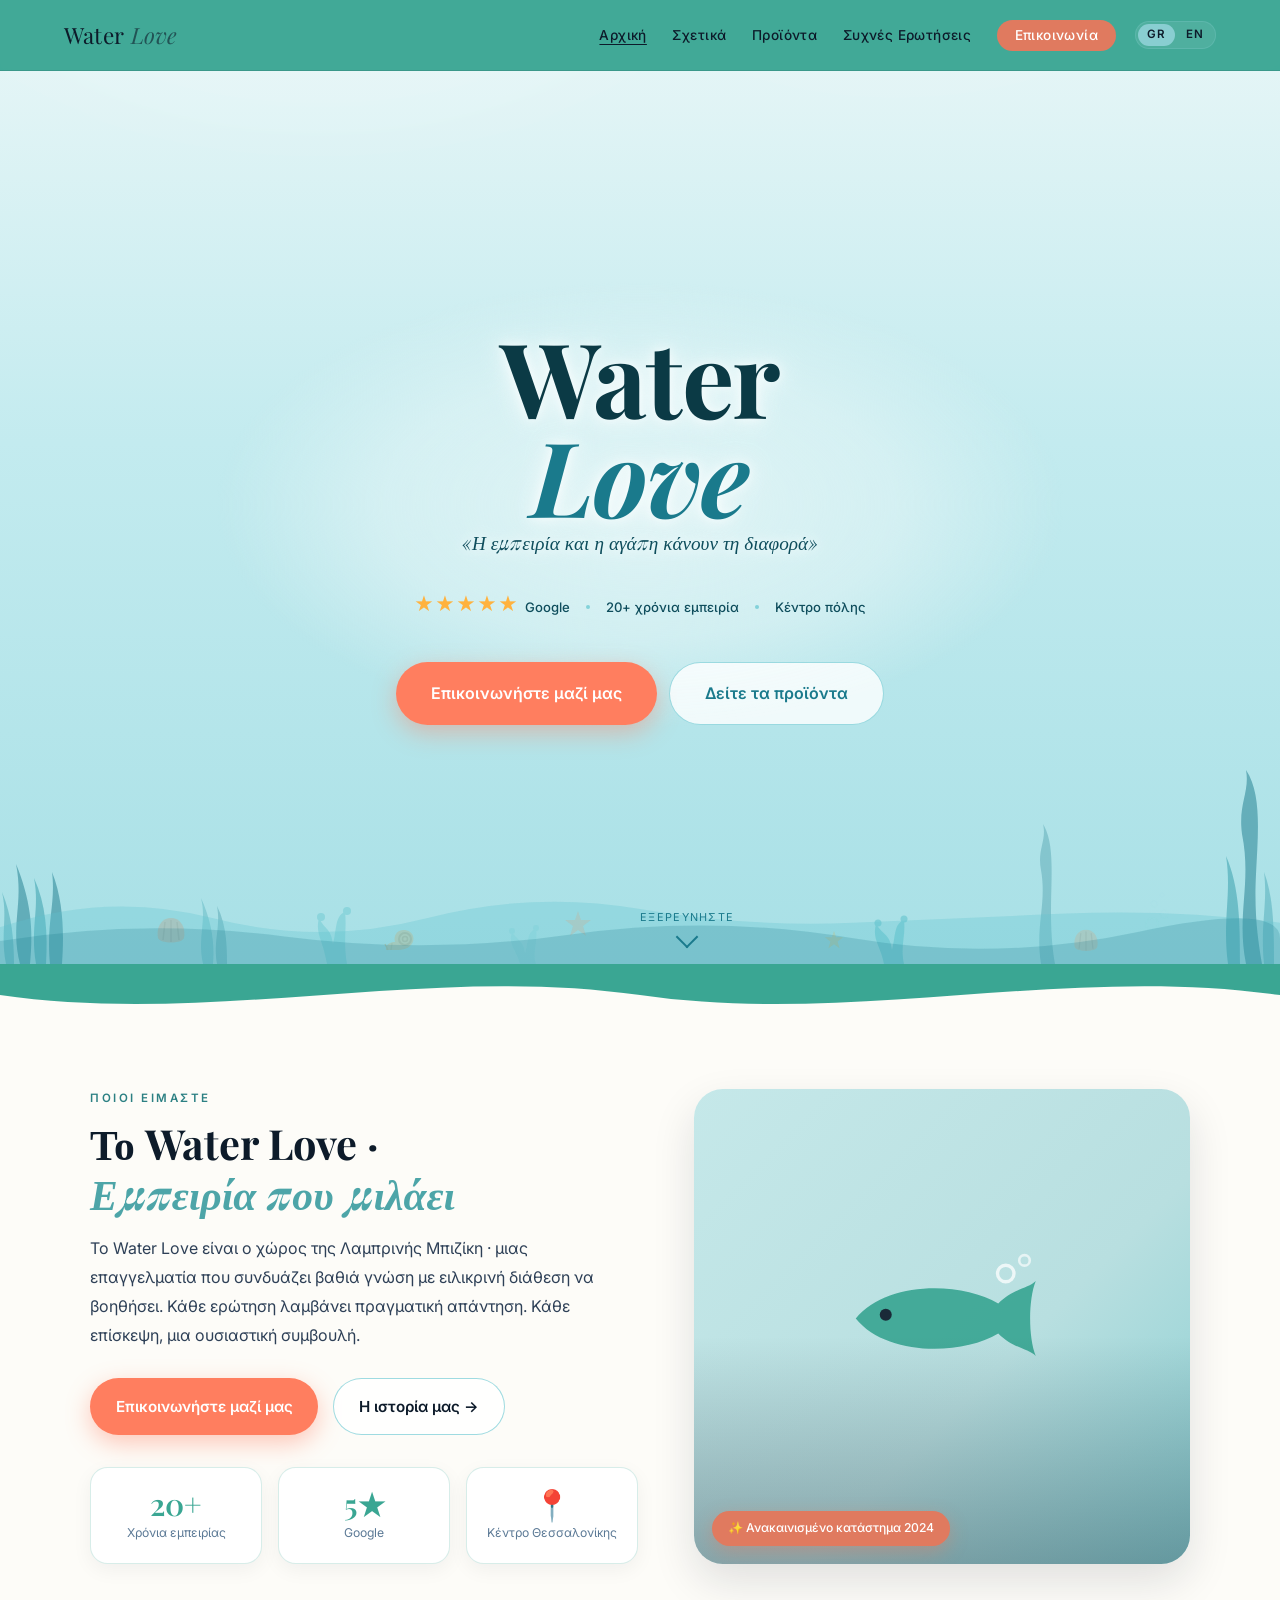
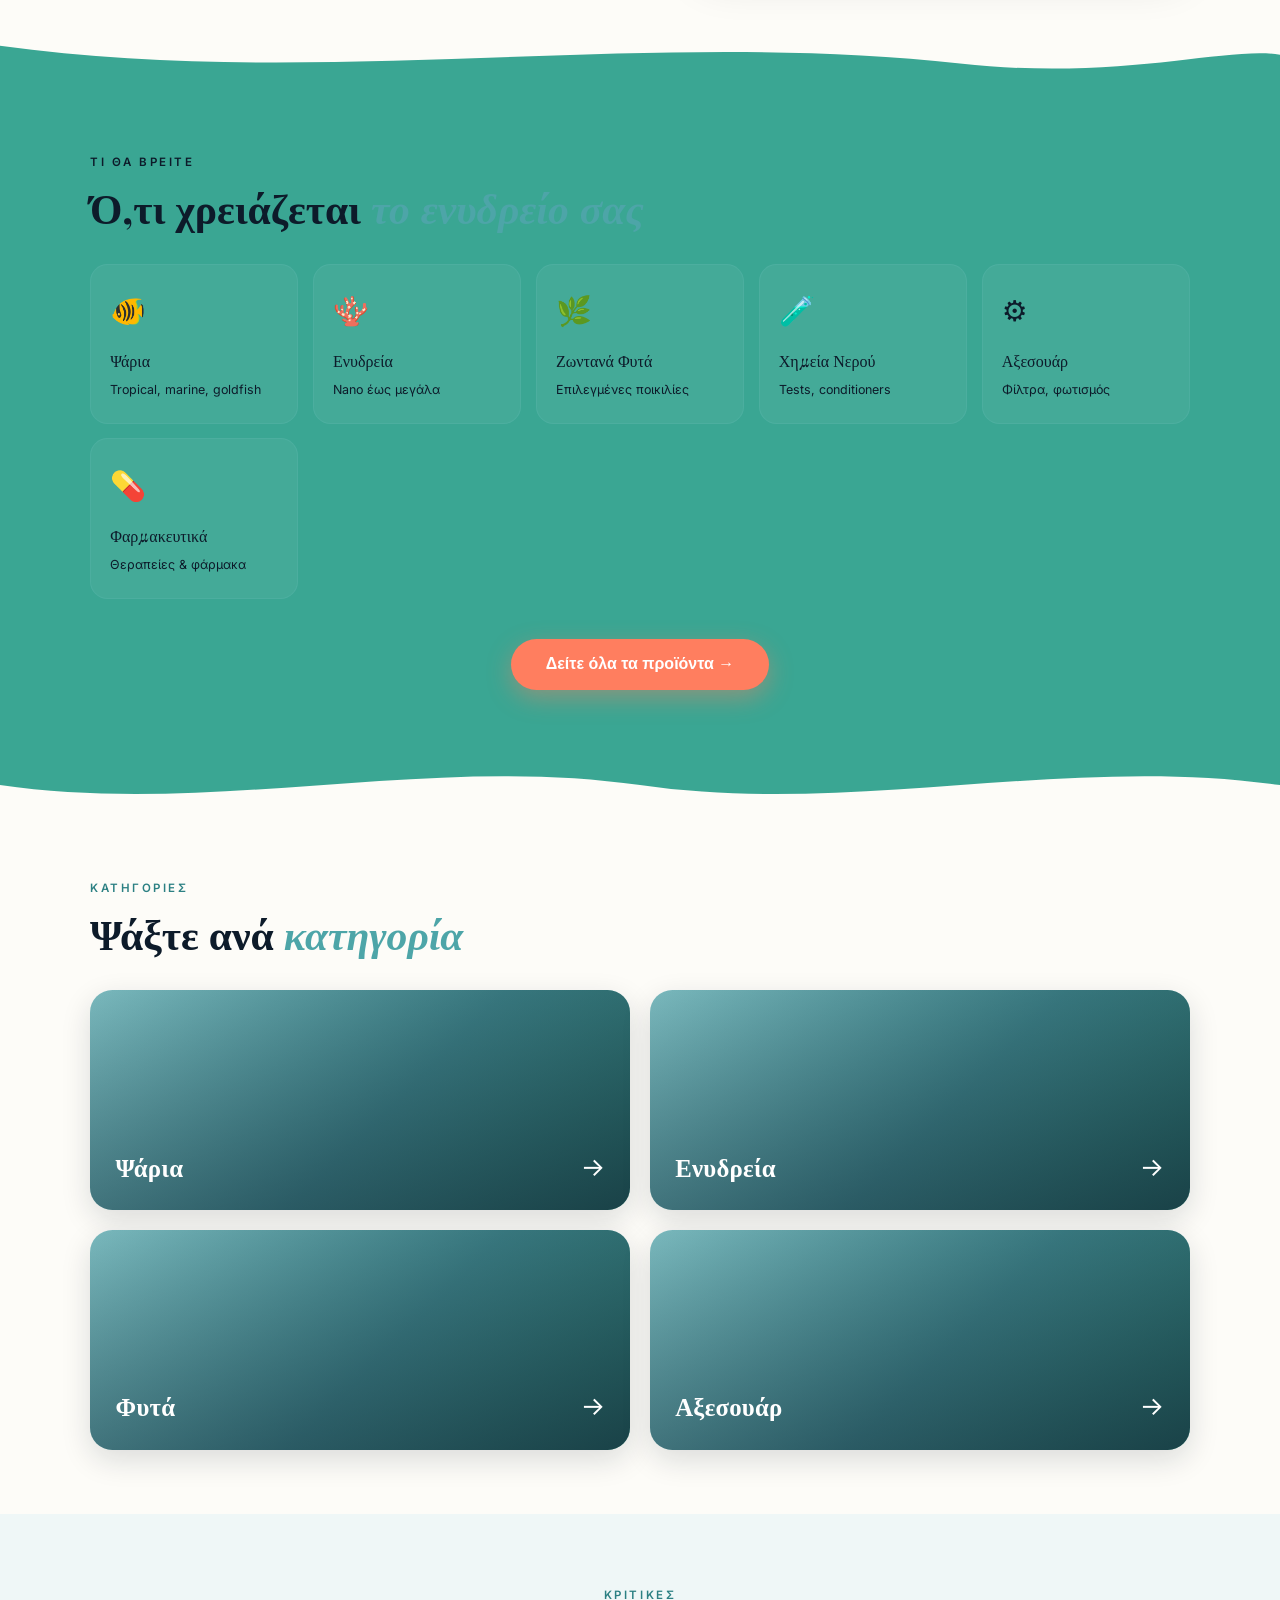
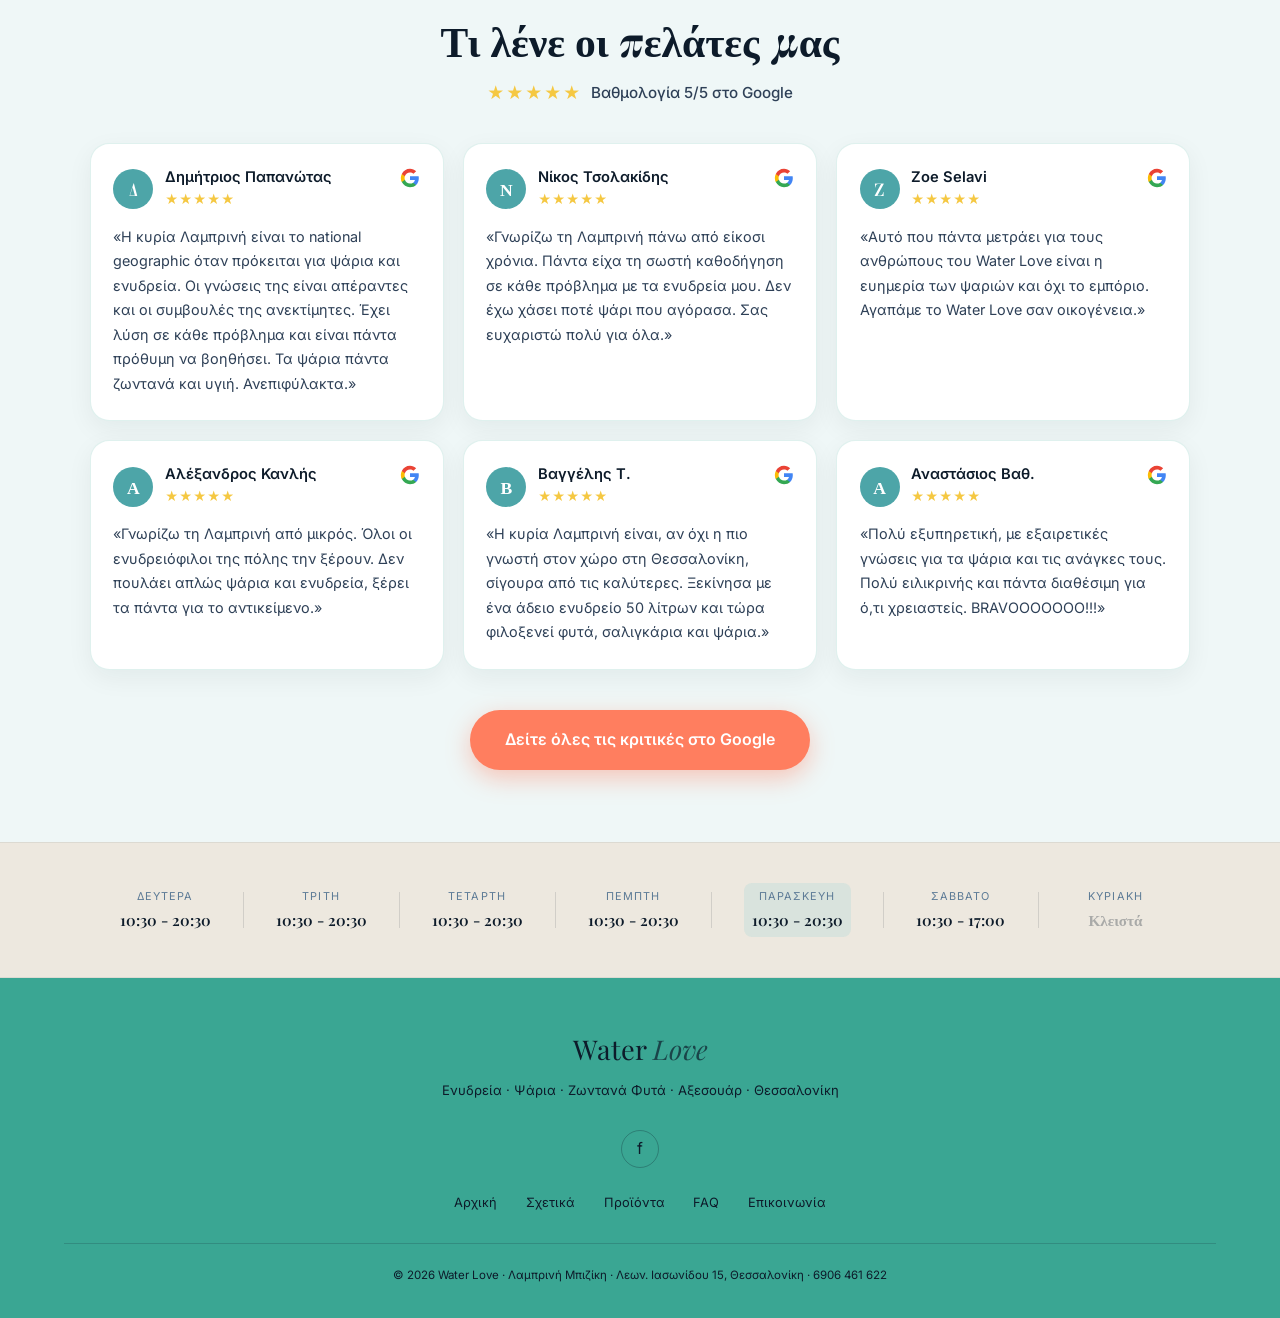
<file: index.html>
﻿<!DOCTYPE html>
<html lang="el">
<head>
<meta charset="UTF-8"/>
<meta name="viewport" content="width=device-width, initial-scale=1.0"/>
<title>Water Love | Ενυδρεία Θεσσαλονίκη - Λαμπρινή Μπιζίκη</title>
<meta name="description" content="Water Love - Κατάστημα ενυδρείων στο κέντρο Θεσσαλονίκης. Ψάρια, ζωντανά φυτά, αξεσουάρ, 20 χρόνια εμπειρίας."/>
<!-- Favicon: fish-in-circle cropped from logo-source.png (generated via make_favicon.py) -->
<link rel="icon" type="image/png" href="favicon.png?v=1"/>
<link rel="apple-touch-icon" href="favicon-180.png?v=1"/>
<!-- Open Graph / Twitter Card (Facebook share preview) -->
<meta property="og:type" content="website"/>
<meta property="og:site_name" content="Water Love"/>
<meta property="og:locale" content="el_GR"/>
<meta property="og:title" content="Water Love · Ενυδρεία Θεσσαλονίκη"/>
<meta property="og:description" content="Κατάστημα ενυδρείων στο κέντρο Θεσσαλονίκης. Ψάρια, ζωντανά φυτά, αξεσουάρ, 20 χρόνια εμπειρίας."/>
<meta property="og:url" content="https://waterlovethessaloniki.github.io/WaterLove-/"/>
<!-- og:image: representative product photo from the store's Cloudinary, cropped to 1200x630. Owner can swap in a real store photo URL (ideally 1200x630). -->
<meta property="og:image" content="https://res.cloudinary.com/dwhsqj03w/image/upload/c_fill,w_1200,h_630/v1782916813/e3w5amw1ggmcs7p3eqbx.jpg"/>
<meta property="og:image:width" content="1200"/>
<meta property="og:image:height" content="630"/>
<meta name="twitter:card" content="summary_large_image"/>
<meta name="twitter:title" content="Water Love · Ενυδρεία Θεσσαλονίκη"/>
<meta name="twitter:description" content="Κατάστημα ενυδρείων στο κέντρο Θεσσαλονίκης. Ψάρια, ζωντανά φυτά, αξεσουάρ, 20 χρόνια εμπειρίας."/>
<meta name="twitter:image" content="https://res.cloudinary.com/dwhsqj03w/image/upload/c_fill,w_1200,h_630/v1782916813/e3w5amw1ggmcs7p3eqbx.jpg"/>
<link rel="preconnect" href="https://fonts.googleapis.com"/>
<link rel="preconnect" href="https://fonts.gstatic.com" crossorigin/>
<link href="https://fonts.googleapis.com/css2?family=Playfair+Display:ital,wght@0,400;0,600;0,700;1,400;1,600&family=Inter:wght@300;400;500;600&display=swap" rel="stylesheet"/>
<link rel="stylesheet" href="styles.css?v=29"/>

</head>
<body>
<nav id="navbar">
  <a class="nav-logo" href="index.html">Water <span>Love</span></a>
  <ul class="nav-links" role="list">
    <li><a href="index.html" class="active" data-i18n="nav.home">Αρχική</a></li>
    <li><a href="about.html" data-i18n="nav.about">Σχετικά</a></li>
    <li><a href="products.html" data-i18n="nav.products">Προϊόντα</a></li>
    <li><a href="faq.html" data-i18n="nav.faq">Συχνές Ερωτήσεις</a></li>
    <li><a href="contact.html" class="nav-cta" data-i18n="nav.contact">Επικοινωνία</a></li>
  </ul>
  <div class="lang-switch" id="langSwitch" role="group" aria-label="Γλώσσα / Language">
    <button type="button" class="ls-opt active" data-setlang="el">GR</button>
    <button type="button" class="ls-opt" data-setlang="en">EN</button>
  </div>
  <button class="hamburger" id="menuBtn" aria-label="Μενού"><span></span><span></span><span></span></button>
</nav>
<div class="page" id="page-home">

  <div class="hero">
    <div class="hd-photos" id="heroPhotos" aria-hidden="true"></div>
    <div class="hd-caustics" aria-hidden="true"></div>

    <!-- static decorative underwater scenery -->
    <div class="hd-decor" aria-hidden="true">
      <!-- bottom-left seaweed cluster -->
      <svg class="d bl" width="120" height="170" viewBox="0 0 120 170" fill="none">
        <path d="M30 170 C20 130 34 110 26 70 C40 104 44 134 40 170Z" fill="#1A7A8C"/>
        <path d="M46 170 C40 132 50 116 44 84 C56 110 58 140 56 170Z" fill="#2E9AA8"/>
        <path d="M60 170 C56 128 66 110 62 78 C74 108 74 142 72 170Z" fill="#1A7A8C"/>
        <path d="M16 170 C10 140 18 124 12 98 C22 122 24 146 24 170Z" fill="#2E9AA8" opacity=".8"/>
      </svg>
      <!-- extra short seaweed left of centre -->
      <svg class="d bl2 faint" width="80" height="120" viewBox="0 0 80 120" fill="none">
        <path d="M24 120 C18 92 28 78 22 54 C32 76 36 98 34 120Z" fill="#2E9AA8"/>
        <path d="M38 120 C34 96 42 84 38 62 C48 82 48 104 48 120Z" fill="#1A7A8C"/>
      </svg>
      <!-- bottom-right tall kelp -->
      <svg class="d br" width="120" height="200" viewBox="0 0 120 200" fill="none">
        <path d="M80 200 C70 150 86 120 76 70 C72 40 84 28 80 6 C96 30 92 70 90 110 C88 150 92 176 96 200Z" fill="#1A7A8C"/>
        <path d="M62 200 C56 156 66 130 60 92 C74 124 74 162 74 200Z" fill="#2E9AA8"/>
        <path d="M98 200 C94 160 102 140 98 108 C108 134 108 168 108 200Z" fill="#2E9AA8" opacity=".75"/>
      </svg>
      <!-- extra kelp right of centre -->
      <svg class="d br2 faint" width="70" height="150" viewBox="0 0 70 150" fill="none">
        <path d="M36 150 C30 112 42 90 36 56 C32 36 42 26 38 10 C50 30 46 62 46 98 C46 124 48 138 50 150Z" fill="#1A7A8C"/>
      </svg>
      <!-- mid corals -->
      <svg class="d bml soft" width="90" height="80" viewBox="0 0 90 80" fill="none">
        <path d="M20 80 C16 56 8 50 12 34 C18 46 24 44 26 60 C30 44 28 32 38 28 C40 44 36 56 40 80Z" fill="#5FC4CE"/>
        <circle cx="14" cy="33" r="4" fill="#5FC4CE"/><circle cx="40" cy="27" r="4" fill="#5FC4CE"/>
      </svg>
      <svg class="d bmr soft" width="100" height="70" viewBox="0 0 100 70" fill="none">
        <path d="M50 70 C46 50 38 46 42 30 C50 42 56 40 58 56 C62 40 60 30 70 26 C72 42 66 52 70 70Z" fill="#3FB5C0"/>
        <circle cx="44" cy="29" r="3.5" fill="#3FB5C0"/><circle cx="70" cy="25" r="3.5" fill="#3FB5C0"/>
      </svg>
      <!-- extra branching coral, centre-left -->
      <svg class="d coral3 faint" width="70" height="58" viewBox="0 0 70 58" fill="none">
        <path d="M34 58 C30 42 22 40 26 26 C33 36 38 35 39 48 C43 34 41 26 50 23 C52 37 46 46 50 58Z" fill="#7FD0D8"/>
        <circle cx="26" cy="25" r="3" fill="#7FD0D8"/><circle cx="50" cy="22" r="3" fill="#7FD0D8"/>
      </svg>
      <!-- shells & starfish on sand -->
      <svg class="d shell1 soft" width="34" height="30" viewBox="0 0 34 30" fill="none">
        <path d="M17 2 C7 2 2 12 4 22 C6 28 28 28 30 22 C32 12 27 2 17 2Z" fill="#E9A07A"/>
        <path d="M17 4 L17 26 M11 6 L9 24 M23 6 L25 24" stroke="#C97E58" stroke-width="1.5"/>
      </svg>
      <svg class="d star1 faint" width="30" height="28" viewBox="0 0 30 28" fill="none">
        <path d="M15 1 L18 10 L28 10 L20 16 L23 26 L15 20 L7 26 L10 16 L2 10 L12 10Z" fill="#FF9A6C"/>
      </svg>
      <svg class="d shell2 soft" width="30" height="26" viewBox="0 0 34 30" fill="none">
        <path d="M17 2 C7 2 2 12 4 22 C6 28 28 28 30 22 C32 12 27 2 17 2Z" fill="#EBB089"/>
        <path d="M17 4 L17 26 M11 6 L9 24 M23 6 L25 24" stroke="#CE8C66" stroke-width="1.5"/>
      </svg>
      <!-- extra small starfish, centre -->
      <svg class="d star2 faint" width="22" height="20" viewBox="0 0 30 28" fill="none">
        <path d="M15 1 L18 10 L28 10 L20 16 L23 26 L15 20 L7 26 L10 16 L2 10 L12 10Z" fill="#FFB23E"/>
      </svg>
      <!-- snail near the sand -->
      <svg class="d snail soft" width="34" height="26" viewBox="0 0 34 26" fill="none">
        <path d="M2 24 C2 18 6 16 11 16 C9 9 14 3 21 4 C29 5 32 13 27 19 C24 23 18 24 12 24Z" fill="#E0B070"/>
        <circle cx="21" cy="13" r="6" fill="none" stroke="#B98744" stroke-width="2"/>
        <circle cx="21" cy="13" r="2.5" fill="none" stroke="#B98744" stroke-width="1.5"/>
        <path d="M4 24 L1 18 M7 24 L8 17" stroke="#C79a54" stroke-width="1.4"/>
      </svg>
      <!-- static bubble cluster low-right -->
      <svg class="d bubclu faint" width="40" height="50" viewBox="0 0 40 50" fill="none">
        <circle cx="14" cy="40" r="6" fill="none" stroke="#A8E0E6" stroke-width="1.6"/>
        <circle cx="26" cy="30" r="4" fill="none" stroke="#A8E0E6" stroke-width="1.4"/>
        <circle cx="16" cy="20" r="3" fill="none" stroke="#A8E0E6" stroke-width="1.2"/>
        <circle cx="24" cy="11" r="2" fill="none" stroke="#A8E0E6" stroke-width="1"/>
      </svg>
    </div>

    <div class="hd-bubbles" id="heroBubbles" aria-hidden="true"></div>

    <div class="hd-inner">
      <h1 class="hd-title"><span class="l1">Water</span><span class="l2"><em>Love</em></span></h1>
      <p class="hd-tagline hd-subtag" data-i18n="hero.subtitle">«Η εμπειρία και η αγάπη κάνουν τη διαφορά»</p>
      <div class="hd-trust">
        <span class="item"><span class="stars">★★★★★</span> Google</span>
        <span class="sep"></span>
        <span class="item" data-i18n="hero.trust2">20+ χρόνια εμπειρία</span>
        <span class="sep"></span>
        <span class="item" data-i18n="hero.trust3">Κέντρο πόλης</span>
      </div>
      <div class="hd-cta">
        <a href="contact.html" class="hd-btn hd-btn-primary" data-i18n="hero.ctaPrimary">Επικοινωνήστε μαζί μας</a>
        <a href="products.html" class="hd-btn hd-btn-secondary" data-i18n="hero.ctaSecondary">Δείτε τα προϊόντα</a>
      </div>
    </div>

    <div class="hd-seabed" aria-hidden="true">
      <svg viewBox="0 0 1440 120" preserveAspectRatio="none">
        <path d="M0,80 Q120,40 240,70 T480,70 T720,60 T960,75 T1200,65 T1440,75 L1440,120 L0,120 Z" fill="#5FC4CE" opacity="0.35"/>
        <path d="M0,95 Q160,70 320,90 T640,88 T960,92 T1280,85 T1440,92 L1440,120 L0,120 Z" fill="#1A7A8C" opacity="0.25"/>
      </svg>
    </div>

    <button class="hd-scroll" id="heroScroll" aria-label="Εξερευνήστε"><span data-i18n="hero.scroll">Εξερευνήστε</span><span class="chev"></span></button>
  </div>

  <!-- Wave -->
  <div class="wave-sep" style="background:var(--jade)"><svg viewBox="0 0 1440 70" xmlns="http://www.w3.org/2000/svg" preserveAspectRatio="none" style="fill:var(--warm)"><path d="M0,35 C240,70 480,0 720,35 C960,70 1200,0 1440,35 L1440,70 L0,70 Z"/></svg></div>

  <!-- Who we are -->
  <section class="who" style="padding:4rem 5%">
    <div class="who-grid">
      <div class="who-copy fade-up">
        <p class="sec-label" data-i18n="about.label">Ποιοι είμαστε</p>
        <h2 class="sec-title" data-i18n="about.title">Το Water Love ·<br><em>Εμπειρία που μιλάει</em></h2>
        <p class="who-desc" data-i18n="about.body">Το Water Love είναι ο χώρος της Λαμπρινής Μπιζίκη · μιας επαγγελματία που συνδυάζει βαθιά γνώση με ειλικρινή διάθεση να βοηθήσει. Κάθε ερώτηση λαμβάνει πραγματική απάντηση. Κάθε επίσκεψη, μια ουσιαστική συμβουλή.</p>
        <div class="who-cta">
          <a href="contact.html" class="hd-btn hd-btn-primary" data-i18n="about.ctaPrimary">Επικοινωνήστε μαζί μας</a>
          <a href="about.html" class="hd-btn hd-btn-secondary" data-i18n="about.btn">Η ιστορία μας →</a>
        </div>
        <div class="who-stats">
          <div class="who-stat"><b>20+</b><span data-i18n="about.stat1">Χρόνια εμπειρίας</span></div>
          <div class="who-stat"><b>5★</b><span data-i18n="about.stat2">Google</span></div>
          <div class="who-stat"><b>📍</b><span data-i18n="about.stat3">Κέντρο Θεσσαλονίκης</span></div>
        </div>
      </div>
      <div class="who-visual fade-up" id="whoVisual">
        <div class="who-deco" aria-hidden="true">
          <svg width="210" height="150" viewBox="0 0 54 40" fill="none">
            <path d="M4 18 C12 8 32 8 42 14 C46 10 50 10 52 8 C50 13 50 23 52 28 C50 26 46 26 42 22 C32 28 12 28 4 18Z" fill="#3AA693"/>
            <circle cx="12" cy="17" r="1.6" fill="#0D1B2A"/>
            <circle cx="44" cy="6" r="2.2" fill="none" stroke="#ffffff" stroke-width=".9" opacity=".8"/>
            <circle cx="49" cy="2.5" r="1.4" fill="none" stroke="#ffffff" stroke-width=".7" opacity=".7"/>
          </svg>
        </div>
        <span class="who-badge" data-i18n="about.badge">✨ Ανακαινισμένο κατάστημα 2024</span>
      </div>
    </div>
  </section>

  <!-- Mini products strip -->
  <div class="wave-sep" style="background:var(--warm)"><svg viewBox="0 0 1440 70" xmlns="http://www.w3.org/2000/svg" preserveAspectRatio="none" style="fill:var(--jade)"><path d="M0,20 C360,70 720,0 1080,40 C1260,60 1380,20 1440,30 L1440,70 L0,70 Z"/></svg></div>
  <section style="background:var(--jade);padding:4rem 5%">
    <div style="max-width:1100px;margin:0 auto">
      <p class="sec-label" style="color:var(--jade-ink)" data-i18n="prod.label">Τι θα βρείτε</p>
      <h2 class="sec-title" style="color:var(--jade-ink)" data-i18n="prod.title">Ό,τι χρειάζεται <em style="color:#0D1B2A">το ενυδρείο σας</em></h2>
      <div id="home-cats-grid" class="home-cats" style="display:grid;grid-template-columns:repeat(auto-fill,minmax(180px,1fr));gap:.9rem;margin-top:2rem">
        <div class="home-cat-card" onclick="location.href='products.html'"><div class="hcc-icon">🐠</div><div class="hcc-name" data-i18n="prod.cat1Name">Ψάρια</div><div class="hcc-desc" data-i18n="prod.cat1Desc">Tropical, marine, goldfish</div></div>
        <div class="home-cat-card" onclick="location.href='products.html'"><div class="hcc-icon">🪸</div><div class="hcc-name" data-i18n="prod.cat2Name">Ενυδρεία</div><div class="hcc-desc" data-i18n="prod.cat2Desc">Nano έως μεγάλα</div></div>
        <div class="home-cat-card" onclick="location.href='products.html'"><div class="hcc-icon">🌿</div><div class="hcc-name" data-i18n="prod.cat3Name">Ζωντανά Φυτά</div><div class="hcc-desc" data-i18n="prod.cat3Desc">Επιλεγμένες ποικιλίες</div></div>
        <div class="home-cat-card" onclick="location.href='products.html'"><div class="hcc-icon">🧪</div><div class="hcc-name" data-i18n="prod.cat4Name">Χημεία Νερού</div><div class="hcc-desc" data-i18n="prod.cat4Desc">Tests, conditioners</div></div>
        <div class="home-cat-card" onclick="location.href='products.html'"><div class="hcc-icon">⚙️</div><div class="hcc-name" data-i18n="prod.cat5Name">Αξεσουάρ</div><div class="hcc-desc" data-i18n="prod.cat5Desc">Φίλτρα, φωτισμός</div></div>
        <div class="home-cat-card" onclick="location.href='products.html'"><div class="hcc-icon">💊</div><div class="hcc-name" data-i18n="prod.cat6Name">Φαρμακευτικά</div><div class="hcc-desc" data-i18n="prod.cat6Desc">Θεραπείες & φάρμακα</div></div>
      </div>
      <div style="text-align:center;margin-top:2.5rem"><button class="hd-btn hd-btn-primary" onclick="location.href='products.html'" data-i18n="prod.btn">Δείτε όλα τα προϊόντα →</button></div>
    </div>
  </section>

  <!-- Wave: navy -> warm -->
  <div class="wave-sep" style="background:var(--jade)"><svg viewBox="0 0 1440 70" xmlns="http://www.w3.org/2000/svg" preserveAspectRatio="none" style="fill:var(--warm)"><path d="M0,35 C240,70 480,0 720,35 C960,70 1200,0 1440,35 L1440,70 L0,70 Z"/></svg></div>

  <!-- Category image tiles -->
  <section class="cat-tiles-sec">
    <div class="cat-tiles-inner">
      <p class="sec-label fade-up" data-i18n="home.tilesLabel">Κατηγορίες</p>
      <h2 class="sec-title fade-up" data-i18n="home.tilesTitle">Ψάξτε ανά <em>κατηγορία</em></h2>
      <div class="cat-tiles-grid fade-up" id="catTiles">
        <a class="cat-tile" href="products.html?cat=fish" data-cat="fish">
          <span class="ct-bg placeholder" aria-hidden="true"></span>
          <span class="ct-overlay" aria-hidden="true"></span>
          <span class="ct-label"><span class="ct-name" data-i18n="home.tileFish">Ψάρια</span><span class="ct-arrow" aria-hidden="true">→</span></span>
        </a>
        <a class="cat-tile" href="products.html?cat=tanks" data-cat="tanks">
          <span class="ct-bg placeholder" aria-hidden="true"></span>
          <span class="ct-overlay" aria-hidden="true"></span>
          <span class="ct-label"><span class="ct-name" data-i18n="home.tileTanks">Ενυδρεία</span><span class="ct-arrow" aria-hidden="true">→</span></span>
        </a>
        <a class="cat-tile" href="products.html?cat=plants" data-cat="plants">
          <span class="ct-bg placeholder" aria-hidden="true"></span>
          <span class="ct-overlay" aria-hidden="true"></span>
          <span class="ct-label"><span class="ct-name" data-i18n="home.tilePlants">Φυτά</span><span class="ct-arrow" aria-hidden="true">→</span></span>
        </a>
        <a class="cat-tile" href="products.html?cat=accessories" data-cat="accessories">
          <span class="ct-bg placeholder" aria-hidden="true"></span>
          <span class="ct-overlay" aria-hidden="true"></span>
          <span class="ct-label"><span class="ct-name" data-i18n="home.tileAcc">Αξεσουάρ</span><span class="ct-arrow" aria-hidden="true">→</span></span>
        </a>
      </div>
    </div>
  </section>

  <!-- Google reviews -->
  <section class="reviews">
    <div class="reviews-inner">
      <p class="sec-label fade-up" data-i18n="rev.label">Κριτικές</p>
      <h2 class="sec-title fade-up" data-i18n="rev.title">Τι λένε οι πελάτες μας</h2>
      <div class="rev-rating fade-up">
        <span class="rev-stars">★★★★★</span>
        <span class="rev-rating-txt" data-i18n="rev.rating">Βαθμολογία 5/5 στο Google</span>
      </div>
      <div class="rev-grid fade-up">
        <article class="rev-card">
          <div class="rev-top">
            <span class="rev-avatar">Δ</span>
            <span class="rev-meta"><span class="rev-name">Δημήτριος Παπανώτας</span><span class="rev-stars sm">★★★★★</span></span>
            <svg class="rev-g" viewBox="0 0 48 48" width="20" height="20" aria-label="Google" role="img"><path fill="#4285F4" d="M45.12 24.5c0-1.56-.14-3.06-.4-4.5H24v8.51h11.84c-.51 2.75-2.06 5.08-4.39 6.64v5.52h7.11c4.16-3.83 6.56-9.47 6.56-16.17z"/><path fill="#34A853" d="M24 46c5.94 0 10.92-1.97 14.56-5.33l-7.11-5.52c-1.97 1.32-4.49 2.1-7.45 2.1-5.73 0-10.58-3.87-12.31-9.07H4.34v5.7C7.96 41.07 15.4 46 24 46z"/><path fill="#FBBC05" d="M11.69 28.18C11.25 26.86 11 25.45 11 24s.25-2.86.69-4.18v-5.7H4.34C2.85 17.09 2 20.45 2 24s.85 6.91 2.34 9.88l7.35-5.7z"/><path fill="#EA4335" d="M24 10.75c3.23 0 6.13 1.11 8.41 3.29l6.31-6.31C34.91 4.18 29.93 2 24 2 15.4 2 7.96 6.93 4.34 14.12l7.35 5.7c1.73-5.2 6.58-9.07 12.31-9.07z"/></svg>
          </div>
          <p class="rev-text">«Η κυρία Λαμπρινή είναι το national geographic όταν πρόκειται για ψάρια και ενυδρεία. Οι γνώσεις της είναι απέραντες και οι συμβουλές της ανεκτίμητες. Έχει λύση σε κάθε πρόβλημα και είναι πάντα πρόθυμη να βοηθήσει. Τα ψάρια πάντα ζωντανά και υγιή. Ανεπιφύλακτα.»</p>
        </article>
        <article class="rev-card">
          <div class="rev-top">
            <span class="rev-avatar">Ν</span>
            <span class="rev-meta"><span class="rev-name">Νίκος Τσολακίδης</span><span class="rev-stars sm">★★★★★</span></span>
            <svg class="rev-g" viewBox="0 0 48 48" width="20" height="20" aria-label="Google" role="img"><path fill="#4285F4" d="M45.12 24.5c0-1.56-.14-3.06-.4-4.5H24v8.51h11.84c-.51 2.75-2.06 5.08-4.39 6.64v5.52h7.11c4.16-3.83 6.56-9.47 6.56-16.17z"/><path fill="#34A853" d="M24 46c5.94 0 10.92-1.97 14.56-5.33l-7.11-5.52c-1.97 1.32-4.49 2.1-7.45 2.1-5.73 0-10.58-3.87-12.31-9.07H4.34v5.7C7.96 41.07 15.4 46 24 46z"/><path fill="#FBBC05" d="M11.69 28.18C11.25 26.86 11 25.45 11 24s.25-2.86.69-4.18v-5.7H4.34C2.85 17.09 2 20.45 2 24s.85 6.91 2.34 9.88l7.35-5.7z"/><path fill="#EA4335" d="M24 10.75c3.23 0 6.13 1.11 8.41 3.29l6.31-6.31C34.91 4.18 29.93 2 24 2 15.4 2 7.96 6.93 4.34 14.12l7.35 5.7c1.73-5.2 6.58-9.07 12.31-9.07z"/></svg>
          </div>
          <p class="rev-text">«Γνωρίζω τη Λαμπρινή πάνω από είκοσι χρόνια. Πάντα είχα τη σωστή καθοδήγηση σε κάθε πρόβλημα με τα ενυδρεία μου. Δεν έχω χάσει ποτέ ψάρι που αγόρασα. Σας ευχαριστώ πολύ για όλα.»</p>
        </article>
        <article class="rev-card">
          <div class="rev-top">
            <span class="rev-avatar">Z</span>
            <span class="rev-meta"><span class="rev-name">Zoe Selavi</span><span class="rev-stars sm">★★★★★</span></span>
            <svg class="rev-g" viewBox="0 0 48 48" width="20" height="20" aria-label="Google" role="img"><path fill="#4285F4" d="M45.12 24.5c0-1.56-.14-3.06-.4-4.5H24v8.51h11.84c-.51 2.75-2.06 5.08-4.39 6.64v5.52h7.11c4.16-3.83 6.56-9.47 6.56-16.17z"/><path fill="#34A853" d="M24 46c5.94 0 10.92-1.97 14.56-5.33l-7.11-5.52c-1.97 1.32-4.49 2.1-7.45 2.1-5.73 0-10.58-3.87-12.31-9.07H4.34v5.7C7.96 41.07 15.4 46 24 46z"/><path fill="#FBBC05" d="M11.69 28.18C11.25 26.86 11 25.45 11 24s.25-2.86.69-4.18v-5.7H4.34C2.85 17.09 2 20.45 2 24s.85 6.91 2.34 9.88l7.35-5.7z"/><path fill="#EA4335" d="M24 10.75c3.23 0 6.13 1.11 8.41 3.29l6.31-6.31C34.91 4.18 29.93 2 24 2 15.4 2 7.96 6.93 4.34 14.12l7.35 5.7c1.73-5.2 6.58-9.07 12.31-9.07z"/></svg>
          </div>
          <p class="rev-text">«Αυτό που πάντα μετράει για τους ανθρώπους του Water Love είναι η ευημερία των ψαριών και όχι το εμπόριο. Αγαπάμε το Water Love σαν οικογένεια.»</p>
        </article>
        <article class="rev-card">
          <div class="rev-top">
            <span class="rev-avatar">Α</span>
            <span class="rev-meta"><span class="rev-name">Αλέξανδρος Κανλής</span><span class="rev-stars sm">★★★★★</span></span>
            <svg class="rev-g" viewBox="0 0 48 48" width="20" height="20" aria-label="Google" role="img"><path fill="#4285F4" d="M45.12 24.5c0-1.56-.14-3.06-.4-4.5H24v8.51h11.84c-.51 2.75-2.06 5.08-4.39 6.64v5.52h7.11c4.16-3.83 6.56-9.47 6.56-16.17z"/><path fill="#34A853" d="M24 46c5.94 0 10.92-1.97 14.56-5.33l-7.11-5.52c-1.97 1.32-4.49 2.1-7.45 2.1-5.73 0-10.58-3.87-12.31-9.07H4.34v5.7C7.96 41.07 15.4 46 24 46z"/><path fill="#FBBC05" d="M11.69 28.18C11.25 26.86 11 25.45 11 24s.25-2.86.69-4.18v-5.7H4.34C2.85 17.09 2 20.45 2 24s.85 6.91 2.34 9.88l7.35-5.7z"/><path fill="#EA4335" d="M24 10.75c3.23 0 6.13 1.11 8.41 3.29l6.31-6.31C34.91 4.18 29.93 2 24 2 15.4 2 7.96 6.93 4.34 14.12l7.35 5.7c1.73-5.2 6.58-9.07 12.31-9.07z"/></svg>
          </div>
          <p class="rev-text">«Γνωρίζω τη Λαμπρινή από μικρός. Όλοι οι ενυδρειόφιλοι της πόλης την ξέρουν. Δεν πουλάει απλώς ψάρια και ενυδρεία, ξέρει τα πάντα για το αντικείμενο.»</p>
        </article>
        <article class="rev-card">
          <div class="rev-top">
            <span class="rev-avatar">Β</span>
            <span class="rev-meta"><span class="rev-name">Βαγγέλης Τ.</span><span class="rev-stars sm">★★★★★</span></span>
            <svg class="rev-g" viewBox="0 0 48 48" width="20" height="20" aria-label="Google" role="img"><path fill="#4285F4" d="M45.12 24.5c0-1.56-.14-3.06-.4-4.5H24v8.51h11.84c-.51 2.75-2.06 5.08-4.39 6.64v5.52h7.11c4.16-3.83 6.56-9.47 6.56-16.17z"/><path fill="#34A853" d="M24 46c5.94 0 10.92-1.97 14.56-5.33l-7.11-5.52c-1.97 1.32-4.49 2.1-7.45 2.1-5.73 0-10.58-3.87-12.31-9.07H4.34v5.7C7.96 41.07 15.4 46 24 46z"/><path fill="#FBBC05" d="M11.69 28.18C11.25 26.86 11 25.45 11 24s.25-2.86.69-4.18v-5.7H4.34C2.85 17.09 2 20.45 2 24s.85 6.91 2.34 9.88l7.35-5.7z"/><path fill="#EA4335" d="M24 10.75c3.23 0 6.13 1.11 8.41 3.29l6.31-6.31C34.91 4.18 29.93 2 24 2 15.4 2 7.96 6.93 4.34 14.12l7.35 5.7c1.73-5.2 6.58-9.07 12.31-9.07z"/></svg>
          </div>
          <p class="rev-text">«Η κυρία Λαμπρινή είναι, αν όχι η πιο γνωστή στον χώρο στη Θεσσαλονίκη, σίγουρα από τις καλύτερες. Ξεκίνησα με ένα άδειο ενυδρείο 50 λίτρων και τώρα φιλοξενεί φυτά, σαλιγκάρια και ψάρια.»</p>
        </article>
        <article class="rev-card">
          <div class="rev-top">
            <span class="rev-avatar">Α</span>
            <span class="rev-meta"><span class="rev-name">Αναστάσιος Βαθ.</span><span class="rev-stars sm">★★★★★</span></span>
            <svg class="rev-g" viewBox="0 0 48 48" width="20" height="20" aria-label="Google" role="img"><path fill="#4285F4" d="M45.12 24.5c0-1.56-.14-3.06-.4-4.5H24v8.51h11.84c-.51 2.75-2.06 5.08-4.39 6.64v5.52h7.11c4.16-3.83 6.56-9.47 6.56-16.17z"/><path fill="#34A853" d="M24 46c5.94 0 10.92-1.97 14.56-5.33l-7.11-5.52c-1.97 1.32-4.49 2.1-7.45 2.1-5.73 0-10.58-3.87-12.31-9.07H4.34v5.7C7.96 41.07 15.4 46 24 46z"/><path fill="#FBBC05" d="M11.69 28.18C11.25 26.86 11 25.45 11 24s.25-2.86.69-4.18v-5.7H4.34C2.85 17.09 2 20.45 2 24s.85 6.91 2.34 9.88l7.35-5.7z"/><path fill="#EA4335" d="M24 10.75c3.23 0 6.13 1.11 8.41 3.29l6.31-6.31C34.91 4.18 29.93 2 24 2 15.4 2 7.96 6.93 4.34 14.12l7.35 5.7c1.73-5.2 6.58-9.07 12.31-9.07z"/></svg>
          </div>
          <p class="rev-text">«Πολύ εξυπηρετική, με εξαιρετικές γνώσεις για τα ψάρια και τις ανάγκες τους. Πολύ ειλικρινής και πάντα διαθέσιμη για ό,τι χρειαστείς. BRAVOOOOOOO!!!»</p>
        </article>
      </div>
      <div class="rev-cta fade-up">
        <a href="https://www.google.com/maps/place/Water+Love+Ενυδρεία/@40.6350171,22.9451898,17z/data=!4m8!3m7!1s0x14a839aa5c1f0cfd:0x859c1b84e7959fb0!8m2!3d40.6350172!4d22.9500607!9m1!1b1!16s%2Fg%2F11bzx25b92" target="_blank" rel="noopener" class="hd-btn hd-btn-primary" data-i18n="rev.btn">Δείτε όλες τις κριτικές στο Google</a>
      </div>
    </div>
  </section>
</div>
<div id="hoursBar" class="hours-bar">
  <div class="h-item" id="hMon"><div class="day" data-i18n="hours.mon">Δευτέρα</div><div class="time">10:30 - 20:30</div></div>
  <div class="h-div"></div>
  <div class="h-item" id="hTue"><div class="day" data-i18n="hours.tue">Τρίτη</div><div class="time">10:30 - 20:30</div></div>
  <div class="h-div"></div>
  <div class="h-item" id="hWed"><div class="day" data-i18n="hours.wed">Τετάρτη</div><div class="time">10:30 - 20:30</div></div>
  <div class="h-div"></div>
  <div class="h-item" id="hThu"><div class="day" data-i18n="hours.thu">Πέμπτη</div><div class="time">10:30 - 20:30</div></div>
  <div class="h-div"></div>
  <div class="h-item" id="hFri"><div class="day" data-i18n="hours.fri">Παρασκευή</div><div class="time">10:30 - 20:30</div></div>
  <div class="h-div"></div>
  <div class="h-item" id="hSat"><div class="day" data-i18n="hours.sat">Σάββατο</div><div class="time">10:30 - 17:00</div></div>
  <div class="h-div"></div>
  <div class="h-item closed" id="hSun"><div class="day" data-i18n="hours.sun">Κυριακή</div><div class="time" data-i18n="hours.closed">Κλειστά</div></div>
</div>
<footer>
  <div class="f-logo">Water <em>Love</em></div>
  <p class="f-tag" data-i18n="footer.tag">Ενυδρεία · Ψάρια · Ζωντανά Φυτά · Αξεσουάρ · Θεσσαλονίκη</p>
  <div class="f-social">
    <a href="https://www.facebook.com/profile.php?id=100004311873575" target="_blank" rel="noopener" aria-label="Facebook">f</a>
  </div>
  <div class="f-links">
    <a href="index.html" data-i18n="footer.linkHome">Αρχική</a>
    <a href="about.html" data-i18n="footer.linkAbout">Σχετικά</a>
    <a href="products.html" data-i18n="footer.linkProducts">Προϊόντα</a>
    <a href="faq.html" data-i18n="footer.linkFaq">FAQ</a>
    <a href="contact.html" data-i18n="footer.linkContact">Επικοινωνία</a>
  </div>
  <p class="f-copy" data-i18n="footer.copy">© 2026 Water Love · Λαμπρινή Μπιζίκη · Λεων. Ιασωνίδου 15, Θεσσαλονίκη · 6906 461 622</p>
</footer>

<script src="app.js?v=29"></script>

<script>
initPage({hero:true});
</script>
<nav class="bottom-nav" aria-label="Mobile navigation">
  <a href="index.html" class="active"><span class="bn-icon">🏠</span><span data-i18n="bnav.home">Αρχική</span></a>
  <a href="about.html"><span class="bn-icon">🐠</span><span data-i18n="bnav.about">Σχετικά</span></a>
  <a href="products.html"><span class="bn-icon">🛍️</span><span data-i18n="bnav.products">Προϊόντα</span></a>
  <a href="faq.html"><span class="bn-icon">💬</span><span data-i18n="bnav.faq">FAQ</span></a>
  <a href="contact.html"><span class="bn-icon">📍</span><span data-i18n="bnav.contact">Επικοινωνία</span></a>
</nav>
</body>
</html>
</file>
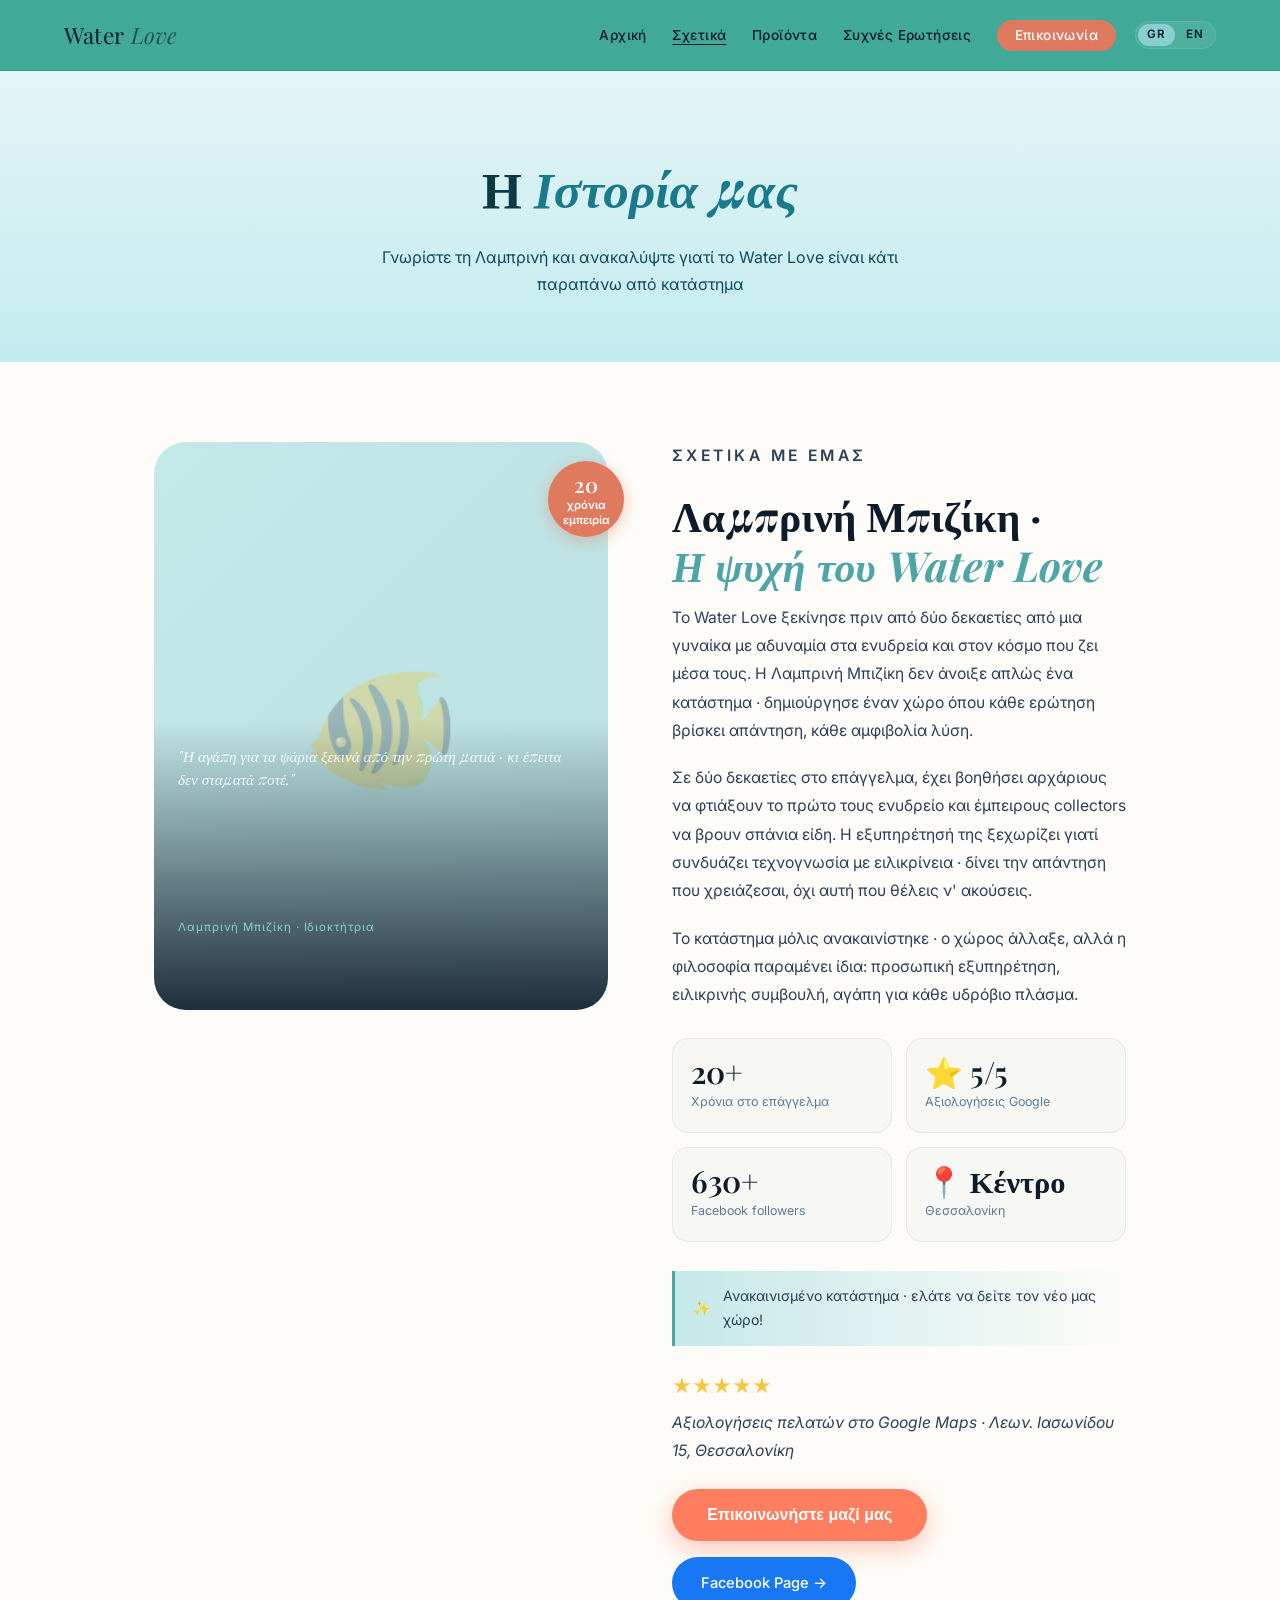
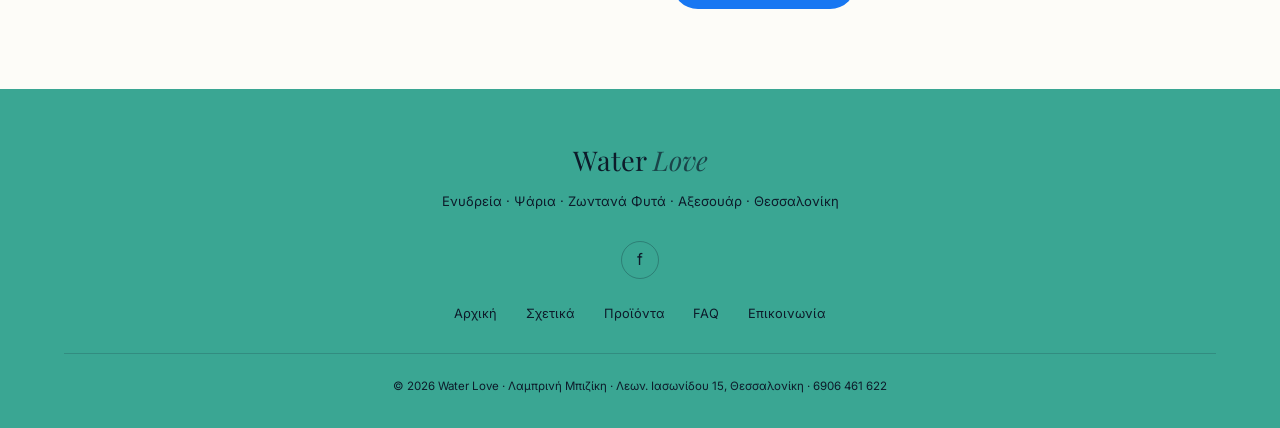
<file: about.html>
﻿<!DOCTYPE html>
<html lang="el">
<head>
<meta charset="UTF-8"/>
<meta name="viewport" content="width=device-width, initial-scale=1.0"/>
<title>Σχετικά | Water Love</title>
<meta name="description" content="Η ιστορία της Λαμπρινής Μπιζίκη και του Water Love - 20 χρόνια εμπειρίας στα ενυδρεία."/>
<!-- Favicon: fish-in-circle cropped from logo-source.png (generated via make_favicon.py) -->
<link rel="icon" type="image/png" href="favicon.png?v=1"/>
<link rel="apple-touch-icon" href="favicon-180.png?v=1"/>
<!-- Open Graph / Twitter Card (Facebook share preview) -->
<meta property="og:type" content="website"/>
<meta property="og:site_name" content="Water Love"/>
<meta property="og:locale" content="el_GR"/>
<meta property="og:title" content="Σχετικά με το Water Love"/>
<meta property="og:description" content="Η ιστορία της Λαμπρινής Μπιζίκη και του Water Love - 20 χρόνια εμπειρίας στα ενυδρεία."/>
<meta property="og:url" content="https://waterlovethessaloniki.github.io/WaterLove-/about.html"/>
<!-- og:image: representative product photo from the store's Cloudinary, cropped to 1200x630. Owner can swap in a real store photo URL (ideally 1200x630). -->
<meta property="og:image" content="https://res.cloudinary.com/dwhsqj03w/image/upload/c_fill,w_1200,h_630/v1782916813/e3w5amw1ggmcs7p3eqbx.jpg"/>
<meta property="og:image:width" content="1200"/>
<meta property="og:image:height" content="630"/>
<meta name="twitter:card" content="summary_large_image"/>
<meta name="twitter:title" content="Σχετικά με το Water Love"/>
<meta name="twitter:description" content="Η ιστορία της Λαμπρινής Μπιζίκη και του Water Love - 20 χρόνια εμπειρίας στα ενυδρεία."/>
<meta name="twitter:image" content="https://res.cloudinary.com/dwhsqj03w/image/upload/c_fill,w_1200,h_630/v1782916813/e3w5amw1ggmcs7p3eqbx.jpg"/>
<link rel="preconnect" href="https://fonts.googleapis.com"/>
<link rel="preconnect" href="https://fonts.gstatic.com" crossorigin/>
<link href="https://fonts.googleapis.com/css2?family=Playfair+Display:ital,wght@0,400;0,600;0,700;1,400;1,600&family=Inter:wght@300;400;500;600&display=swap" rel="stylesheet"/>
<link rel="stylesheet" href="styles.css?v=29"/>

</head>
<body>
<nav id="navbar">
  <a class="nav-logo" href="index.html">Water <span>Love</span></a>
  <ul class="nav-links" role="list">
    <li><a href="index.html" data-i18n="nav.home">Αρχική</a></li>
    <li><a href="about.html" class="active" data-i18n="nav.about">Σχετικά</a></li>
    <li><a href="products.html" data-i18n="nav.products">Προϊόντα</a></li>
    <li><a href="faq.html" data-i18n="nav.faq">Συχνές Ερωτήσεις</a></li>
    <li><a href="contact.html" class="nav-cta" data-i18n="nav.contact">Επικοινωνία</a></li>
  </ul>
  <div class="lang-switch" id="langSwitch" role="group" aria-label="Γλώσσα / Language">
    <button type="button" class="ls-opt active" data-setlang="el">GR</button>
    <button type="button" class="ls-opt" data-setlang="en">EN</button>
  </div>
  <button class="hamburger" id="menuBtn" aria-label="Μενού"><span></span><span></span><span></span></button>
</nav>
<div class="page" id="page-about">

  <div class="about-hero">
    <h1 data-i18n="ab.heroTitle">Η <em>Ιστορία μας</em></h1>
    <p data-i18n="ab.heroSub">Γνωρίστε τη Λαμπρινή και ανακαλύψτε γιατί το Water Love είναι κάτι παραπάνω από κατάστημα</p>
  </div>
  <div class="about-grid">
    <div class="about-visual-wrap fade-up">
      <div class="about-portrait">
        <span style="opacity:.25;font-size:8rem">🐠</span>
        <div class="about-portrait-overlay">
          <p data-i18n="ab.portraitQuote">"Η αγάπη για τα ψάρια ξεκινά από την πρώτη ματιά · κι έπειτα δεν σταματά ποτέ."</p>
          <span data-i18n="ab.portraitAuthor">Λαμπρινή Μπιζίκη · Ιδιοκτήτρια</span>
        </div>
      </div>
      <div class="about-badge" data-i18n="ab.badge"><big>20</big>χρόνια εμπειρία</div>
    </div>
    <div class="about-text fade-up">
      <p class="sec-label" data-i18n="ab.secLabel">Σχετικά με εμάς</p>
      <h2 class="sec-title" data-i18n="ab.secTitle">Λαμπρινή Μπιζίκη ·<br><em>Η ψυχή του Water Love</em></h2>
      <p data-i18n="ab.p1">Το Water Love ξεκίνησε πριν από δύο δεκαετίες από μια γυναίκα με αδυναμία στα ενυδρεία και στον κόσμο που ζει μέσα τους. Η Λαμπρινή Μπιζίκη δεν άνοιξε απλώς ένα κατάστημα · δημιούργησε έναν χώρο όπου κάθε ερώτηση βρίσκει απάντηση, κάθε αμφιβολία λύση.</p>
      <p data-i18n="ab.p2">Σε δύο δεκαετίες στο επάγγελμα, έχει βοηθήσει αρχάριους να φτιάξουν το πρώτο τους ενυδρείο και έμπειρους collectors να βρουν σπάνια είδη. Η εξυπηρέτησή της ξεχωρίζει γιατί συνδυάζει τεχνογνωσία με ειλικρίνεια · δίνει την απάντηση που χρειάζεσαι, όχι αυτή που θέλεις ν' ακούσεις.</p>
      <p data-i18n="ab.p3">Το κατάστημα μόλις ανακαινίστηκε · ο χώρος άλλαξε, αλλά η φιλοσοφία παραμένει ίδια: προσωπική εξυπηρέτηση, ειλικρινής συμβουλή, αγάπη για κάθε υδρόβιο πλάσμα.</p>
      <div class="stats-grid">
        <div class="stat-card" data-i18n="ab.stat1"><big>20+</big><small>Χρόνια στο επάγγελμα</small></div>
        <div class="stat-card" data-i18n="ab.stat2"><big>⭐ 5/5</big><small>Αξιολογήσεις Google</small></div>
        <div class="stat-card" data-i18n="ab.stat3"><big>630+</big><small>Facebook followers</small></div>
        <div class="stat-card" data-i18n="ab.stat4"><big>📍 Κέντρο</big><small>Θεσσαλονίκη</small></div>
      </div>
      <div class="reno-bar">✨ <span data-i18n="ab.reno">Ανακαινισμένο κατάστημα · ελάτε να δείτε τον νέο μας χώρο!</span></div>
      <div class="stars">★★★★★</div>
      <p class="review-cite" data-i18n="ab.reviewCite">Αξιολογήσεις πελατών στο Google Maps · Λεων. Ιασωνίδου 15, Θεσσαλονίκη</p>
      <div style="margin-top:1.5rem;display:flex;gap:1rem;flex-wrap:wrap">
        <button class="hd-btn hd-btn-primary" onclick="location.href='contact.html'" data-i18n="ab.contactBtn">Επικοινωνήστε μαζί μας</button>
        <a href="https://www.facebook.com/profile.php?id=100004311873575" target="_blank" rel="noopener" class="btn-fb">Facebook Page →</a>
      </div>
    </div>
  </div>
</div>
<footer>
  <div class="f-logo">Water <em>Love</em></div>
  <p class="f-tag" data-i18n="footer.tag">Ενυδρεία · Ψάρια · Ζωντανά Φυτά · Αξεσουάρ · Θεσσαλονίκη</p>
  <div class="f-social">
    <a href="https://www.facebook.com/profile.php?id=100004311873575" target="_blank" rel="noopener" aria-label="Facebook">f</a>
  </div>
  <div class="f-links">
    <a href="index.html" data-i18n="footer.linkHome">Αρχική</a>
    <a href="about.html" data-i18n="footer.linkAbout">Σχετικά</a>
    <a href="products.html" data-i18n="footer.linkProducts">Προϊόντα</a>
    <a href="faq.html" data-i18n="footer.linkFaq">FAQ</a>
    <a href="contact.html" data-i18n="footer.linkContact">Επικοινωνία</a>
  </div>
  <p class="f-copy" data-i18n="footer.copy">© 2026 Water Love · Λαμπρινή Μπιζίκη · Λεων. Ιασωνίδου 15, Θεσσαλονίκη · 6906 461 622</p>
</footer>

<script src="app.js?v=29"></script>

<script>
initPage({});
</script>
<nav class="bottom-nav" aria-label="Mobile navigation">
  <a href="index.html"><span class="bn-icon">🏠</span><span data-i18n="bnav.home">Αρχική</span></a>
  <a href="about.html" class="active"><span class="bn-icon">🐠</span><span data-i18n="bnav.about">Σχετικά</span></a>
  <a href="products.html"><span class="bn-icon">🛍️</span><span data-i18n="bnav.products">Προϊόντα</span></a>
  <a href="faq.html"><span class="bn-icon">💬</span><span data-i18n="bnav.faq">FAQ</span></a>
  <a href="contact.html"><span class="bn-icon">📍</span><span data-i18n="bnav.contact">Επικοινωνία</span></a>
</nav>
</body>
</html>
</file>
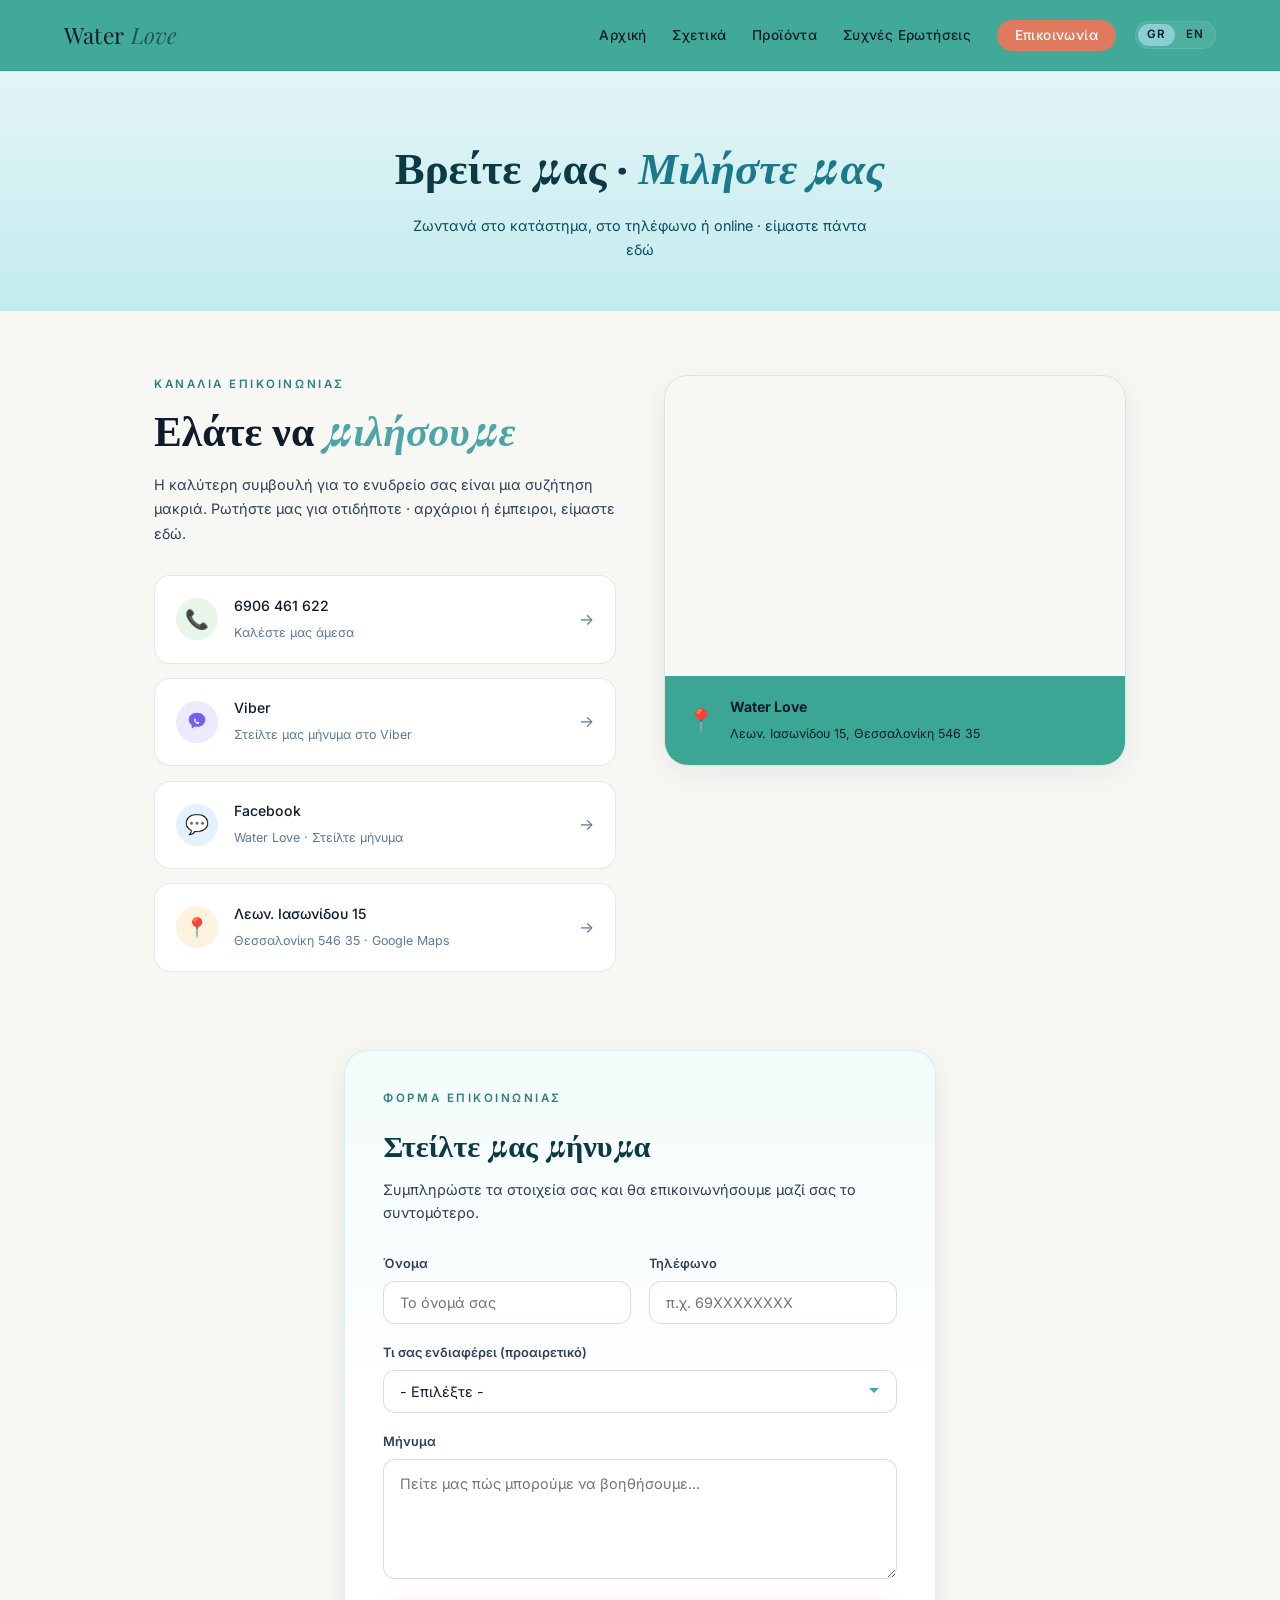
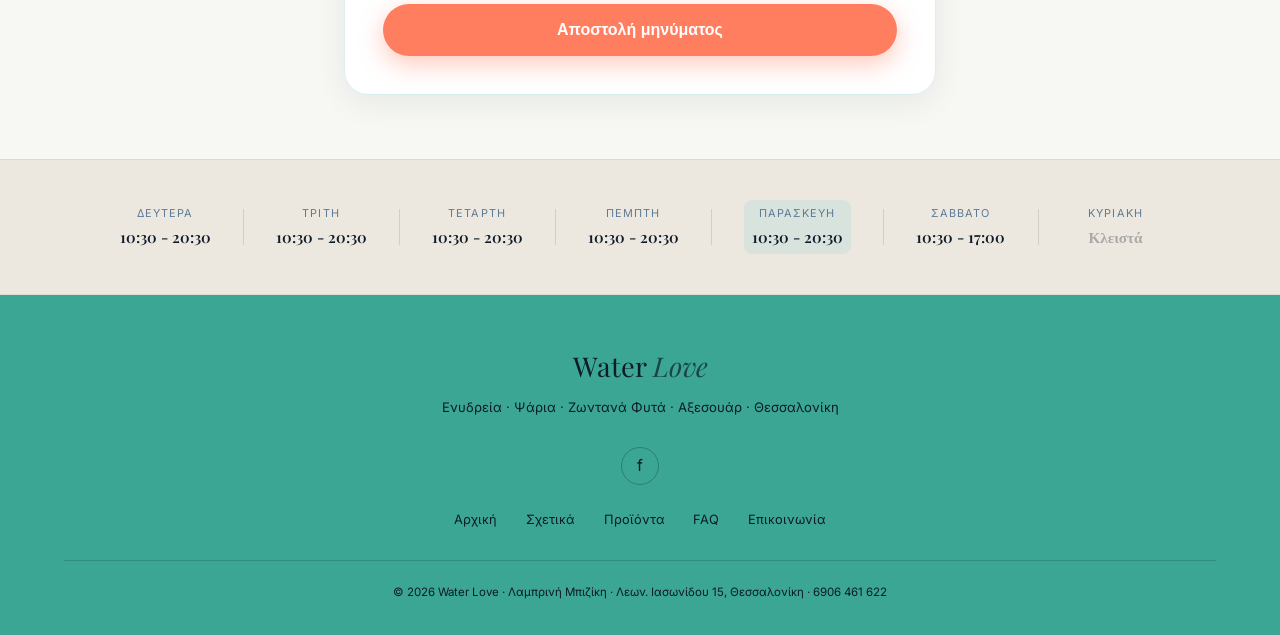
<file: contact.html>
﻿<!DOCTYPE html>
<html lang="el">
<head>
<meta charset="UTF-8"/>
<meta name="viewport" content="width=device-width, initial-scale=1.0"/>
<title>Επικοινωνία | Water Love</title>
<meta name="description" content="Βρείτε μας στο κέντρο Θεσσαλονίκης. Τηλέφωνο, Facebook, χάρτης και ώρες λειτουργίας."/>
<!-- Favicon: fish-in-circle cropped from logo-source.png (generated via make_favicon.py) -->
<link rel="icon" type="image/png" href="favicon.png?v=1"/>
<link rel="apple-touch-icon" href="favicon-180.png?v=1"/>
<!-- Open Graph / Twitter Card (Facebook share preview) -->
<meta property="og:type" content="website"/>
<meta property="og:site_name" content="Water Love"/>
<meta property="og:locale" content="el_GR"/>
<meta property="og:title" content="Επικοινωνία · Water Love"/>
<meta property="og:description" content="Βρείτε μας στο κέντρο Θεσσαλονίκης. Τηλέφωνο, Facebook, Viber, χάρτης και ώρες λειτουργίας."/>
<meta property="og:url" content="https://waterlovethessaloniki.github.io/WaterLove-/contact.html"/>
<!-- og:image: representative product photo from the store's Cloudinary, cropped to 1200x630. Owner can swap in a real store photo URL (ideally 1200x630). -->
<meta property="og:image" content="https://res.cloudinary.com/dwhsqj03w/image/upload/c_fill,w_1200,h_630/v1782916813/e3w5amw1ggmcs7p3eqbx.jpg"/>
<meta property="og:image:width" content="1200"/>
<meta property="og:image:height" content="630"/>
<meta name="twitter:card" content="summary_large_image"/>
<meta name="twitter:title" content="Επικοινωνία · Water Love"/>
<meta name="twitter:description" content="Βρείτε μας στο κέντρο Θεσσαλονίκης. Τηλέφωνο, Facebook, Viber, χάρτης και ώρες λειτουργίας."/>
<meta name="twitter:image" content="https://res.cloudinary.com/dwhsqj03w/image/upload/c_fill,w_1200,h_630/v1782916813/e3w5amw1ggmcs7p3eqbx.jpg"/>
<link rel="preconnect" href="https://fonts.googleapis.com"/>
<link rel="preconnect" href="https://fonts.gstatic.com" crossorigin/>
<link href="https://fonts.googleapis.com/css2?family=Playfair+Display:ital,wght@0,400;0,600;0,700;1,400;1,600&family=Inter:wght@300;400;500;600&display=swap" rel="stylesheet"/>
<link rel="stylesheet" href="styles.css?v=29"/>

</head>
<body>
<nav id="navbar">
  <a class="nav-logo" href="index.html">Water <span>Love</span></a>
  <ul class="nav-links" role="list">
    <li><a href="index.html" data-i18n="nav.home">Αρχική</a></li>
    <li><a href="about.html" data-i18n="nav.about">Σχετικά</a></li>
    <li><a href="products.html" data-i18n="nav.products">Προϊόντα</a></li>
    <li><a href="faq.html" data-i18n="nav.faq">Συχνές Ερωτήσεις</a></li>
    <li><a href="contact.html" class="nav-cta" data-i18n="nav.contact">Επικοινωνία</a></li>
  </ul>
  <div class="lang-switch" id="langSwitch" role="group" aria-label="Γλώσσα / Language">
    <button type="button" class="ls-opt active" data-setlang="el">GR</button>
    <button type="button" class="ls-opt" data-setlang="en">EN</button>
  </div>
  <button class="hamburger" id="menuBtn" aria-label="Μενού"><span></span><span></span><span></span></button>
</nav>
<div class="page" id="page-contact">

  <div class="contact-hero">
    <h1 data-i18n="ct.heroTitle">Βρείτε μας · <em>Μιλήστε μας</em></h1>
    <p data-i18n="ct.heroSub">Ζωντανά στο κατάστημα, στο τηλέφωνο ή online · είμαστε πάντα εδώ</p>
  </div>
  <div class="contact-wrapper">
    <div>
      <p class="sec-label" data-i18n="ct.secLabel">Κανάλια επικοινωνίας</p>
      <h2 class="sec-title" style="margin-bottom:1.2rem" data-i18n="ct.secTitle">Ελάτε να <em>μιλήσουμε</em></h2>
      <p style="color:var(--text2);font-size:.9rem;margin-bottom:1.8rem" data-i18n="ct.intro">Η καλύτερη συμβουλή για το ενυδρείο σας είναι μια συζήτηση μακριά. Ρωτήστε μας για οτιδήποτε · αρχάριοι ή έμπειροι, είμαστε εδώ.</p>
      <a href="tel:6906461622" class="channel-card">
        <div class="ch-icon phone">📞</div>
        <div class="ch-info"><strong>6906 461 622</strong><span data-i18n="ct.chPhone">Καλέστε μας άμεσα</span></div>
        <span class="ch-arrow">→</span>
      </a>
      <a href="viber://chat?number=%2B306906461622" class="channel-card">
        <div class="ch-icon viber">
          <!-- inline Viber-style icon (purple chat bubble + handset), no hotlinked asset -->
          <svg width="22" height="22" viewBox="0 0 24 24" fill="none" aria-hidden="true">
            <path d="M12 2C6.5 2 3 5.2 3 9.5c0 2.4 1.2 4.5 3.2 5.9v3.1c0 .4.5.7.9.4l2.6-1.9c.7.1 1.5.2 2.3.2 5.5 0 9-3.2 9-7.7S17.5 2 12 2z" fill="#7360F2"/>
            <path d="M9 8.2c.3-.3.8-.3 1 .1l.7 1c.2.3.1.6-.1.8l-.4.3c-.1.1-.1.2 0 .4.2.5.9 1.2 1.4 1.4.2.1.3.1.4 0l.3-.4c.2-.2.5-.3.8-.1l1 .7c.4.2.4.7.1 1-.5.6-1.3.9-2 .6-1.4-.5-2.9-2-3.4-3.4-.2-.7 0-1.5.7-2z" fill="#fff"/>
          </svg>
        </div>
        <div class="ch-info"><strong>Viber</strong><span data-i18n="ct.chViber">Στείλτε μας μήνυμα στο Viber</span></div>
        <span class="ch-arrow">→</span>
      </a>
      <a href="https://www.facebook.com/profile.php?id=100004311873575" target="_blank" rel="noopener" class="channel-card">
        <div class="ch-icon fb">💬</div>
        <div class="ch-info"><strong>Facebook</strong><span data-i18n="ct.chFb">Water Love · Στείλτε μήνυμα</span></div>
        <span class="ch-arrow">→</span>
      </a>
      <a href="https://www.google.com/maps/place/Water+Love+Ενυδρεία/@40.6350172,22.9500607,17z/data=!3m1!4b1!4m6!3m5!1s0x14a839aa5c1f0cfd:0x859c1b84e7959fb0!8m2!3d40.6350172!4d22.9500607!16s%2Fg%2F11bzx25b92?entry=ttu&g_ep=EgoyMDI2MDYyMi4wIKXMDSoASAFQAw%3D%3D" target="_blank" rel="noopener" class="channel-card">
        <div class="ch-icon maps">📍</div>
        <div class="ch-info"><strong data-i18n="ct.chMapsAddr">Λεων. Ιασωνίδου 15</strong><span data-i18n="ct.chMapsCity">Θεσσαλονίκη 546 35 · Google Maps</span></div>
        <span class="ch-arrow">→</span>
      </a>
    </div>
    <div>
      <div class="map-box">
        <iframe src="https://www.google.com/maps/embed?pb=!1m18!1m12!1m3!1d3028.5!2d22.9500607!3d40.6350172!2m3!1f0!2f0!3f0!3m2!1i1024!2i768!4f13.1!3m3!1m2!1s0x14a839aa5c1f0cfd%3A0x859c1b84e7959fb0!2sWater%20Love%20%CE%95%CE%BD%CF%85%CE%B4%CF%81%CE%B5%CE%AF%CE%B1!5e0!3m2!1sel!2sgr!4v1718000000000" width="100%" height="300" style="border:0;display:block" allowfullscreen loading="lazy" referrerpolicy="no-referrer-when-downgrade" title="Water Love χάρτης"></iframe>
        <div class="map-info-bar">
          <span style="font-size:1.4rem">📍</span>
          <div><strong>Water Love</strong><span data-i18n="ct.mapInfo">Λεων. Ιασωνίδου 15, Θεσσαλονίκη 546 35</span></div>
        </div>
      </div>
    </div>
  </div>

  <section class="cf-section">
    <div class="cf-card">
      <p class="sec-label" data-i18n="cf.secLabel">Φόρμα επικοινωνίας</p>
      <h2 class="cf-title" data-i18n="cf.title">Στείλτε μας μήνυμα</h2>
      <p class="cf-sub" data-i18n="cf.sub">Συμπληρώστε τα στοιχεία σας και θα επικοινωνήσουμε μαζί σας το συντομότερο.</p>
      <form id="contactForm" novalidate>
        <div class="cf-row">
          <div class="cf-field">
            <label class="cf-label" for="cfName" data-i18n="cf.nameLabel">Όνομα</label>
            <input class="cf-input" id="cfName" type="text" required data-i18n-ph="cf.namePh" placeholder="Το όνομά σας"/>
          </div>
          <div class="cf-field">
            <label class="cf-label" for="cfPhone" data-i18n="cf.phoneLabel">Τηλέφωνο</label>
            <input class="cf-input" id="cfPhone" type="tel" required data-i18n-ph="cf.phonePh" placeholder="π.χ. 69XXXXXXXX"/>
          </div>
        </div>
        <div class="cf-field">
          <label class="cf-label" for="cfInterest" data-i18n="cf.interestLabel">Τι σας ενδιαφέρει (προαιρετικό)</label>
          <select class="cf-input cf-select" id="cfInterest">
            <option value="" data-i18n="cf.interestOpt0">- Επιλέξτε -</option>
            <option value="Φίλτρο" data-i18n="cf.interestFilter">Φίλτρο</option>
            <option value="Εγκατάσταση φίλτρου" data-i18n="cf.interestInstall">Εγκατάσταση φίλτρου</option>
            <option value="Στήσιμο νέου ενυδρείου" data-i18n="cf.interestNewTank">Στήσιμο νέου ενυδρείου</option>
            <option value="Κάποιο προϊόν" data-i18n="cf.interestProduct">Κάποιο προϊόν</option>
            <option value="Άλλο" data-i18n="cf.interestOther">Άλλο</option>
          </select>
        </div>
        <div class="cf-field">
          <label class="cf-label" for="cfMessage" data-i18n="cf.msgLabel">Μήνυμα</label>
          <textarea class="cf-input cf-textarea" id="cfMessage" required data-i18n-ph="cf.msgPh" placeholder="Πείτε μας πώς μπορούμε να βοηθήσουμε..."></textarea>
        </div>
        <div class="cf-status" id="cfStatus" role="status" aria-live="polite"></div>
        <button type="submit" class="hd-btn hd-btn-primary" id="cfSubmit" data-i18n="cf.submit">Αποστολή μηνύματος</button>
      </form>
    </div>
  </section>


</div>
</div>
<div id="hoursBar" class="hours-bar">
  <div class="h-item" id="hMon"><div class="day" data-i18n="hours.mon">Δευτέρα</div><div class="time">10:30 - 20:30</div></div>
  <div class="h-div"></div>
  <div class="h-item" id="hTue"><div class="day" data-i18n="hours.tue">Τρίτη</div><div class="time">10:30 - 20:30</div></div>
  <div class="h-div"></div>
  <div class="h-item" id="hWed"><div class="day" data-i18n="hours.wed">Τετάρτη</div><div class="time">10:30 - 20:30</div></div>
  <div class="h-div"></div>
  <div class="h-item" id="hThu"><div class="day" data-i18n="hours.thu">Πέμπτη</div><div class="time">10:30 - 20:30</div></div>
  <div class="h-div"></div>
  <div class="h-item" id="hFri"><div class="day" data-i18n="hours.fri">Παρασκευή</div><div class="time">10:30 - 20:30</div></div>
  <div class="h-div"></div>
  <div class="h-item" id="hSat"><div class="day" data-i18n="hours.sat">Σάββατο</div><div class="time">10:30 - 17:00</div></div>
  <div class="h-div"></div>
  <div class="h-item closed" id="hSun"><div class="day" data-i18n="hours.sun">Κυριακή</div><div class="time" data-i18n="hours.closed">Κλειστά</div></div>
</div>
<footer>
  <div class="f-logo">Water <em>Love</em></div>
  <p class="f-tag" data-i18n="footer.tag">Ενυδρεία · Ψάρια · Ζωντανά Φυτά · Αξεσουάρ · Θεσσαλονίκη</p>
  <div class="f-social">
    <a href="https://www.facebook.com/profile.php?id=100004311873575" target="_blank" rel="noopener" aria-label="Facebook">f</a>
  </div>
  <div class="f-links">
    <a href="index.html" data-i18n="footer.linkHome">Αρχική</a>
    <a href="about.html" data-i18n="footer.linkAbout">Σχετικά</a>
    <a href="products.html" data-i18n="footer.linkProducts">Προϊόντα</a>
    <a href="faq.html" data-i18n="footer.linkFaq">FAQ</a>
    <a href="contact.html" data-i18n="footer.linkContact">Επικοινωνία</a>
  </div>
  <p class="f-copy" data-i18n="footer.copy">© 2026 Water Love · Λαμπρινή Μπιζίκη · Λεων. Ιασωνίδου 15, Θεσσαλονίκη · 6906 461 622</p>
</footer>

<script src="app.js?v=29"></script>

<script>
initPage({contact:true});
</script>
<nav class="bottom-nav" aria-label="Mobile navigation">
  <a href="index.html"><span class="bn-icon">🏠</span><span data-i18n="bnav.home">Αρχική</span></a>
  <a href="about.html"><span class="bn-icon">🐠</span><span data-i18n="bnav.about">Σχετικά</span></a>
  <a href="products.html"><span class="bn-icon">🛍️</span><span data-i18n="bnav.products">Προϊόντα</span></a>
  <a href="faq.html"><span class="bn-icon">💬</span><span data-i18n="bnav.faq">FAQ</span></a>
  <a href="contact.html" class="active"><span class="bn-icon">📍</span><span data-i18n="bnav.contact">Επικοινωνία</span></a>
</nav>
</body>
</html>
</file>
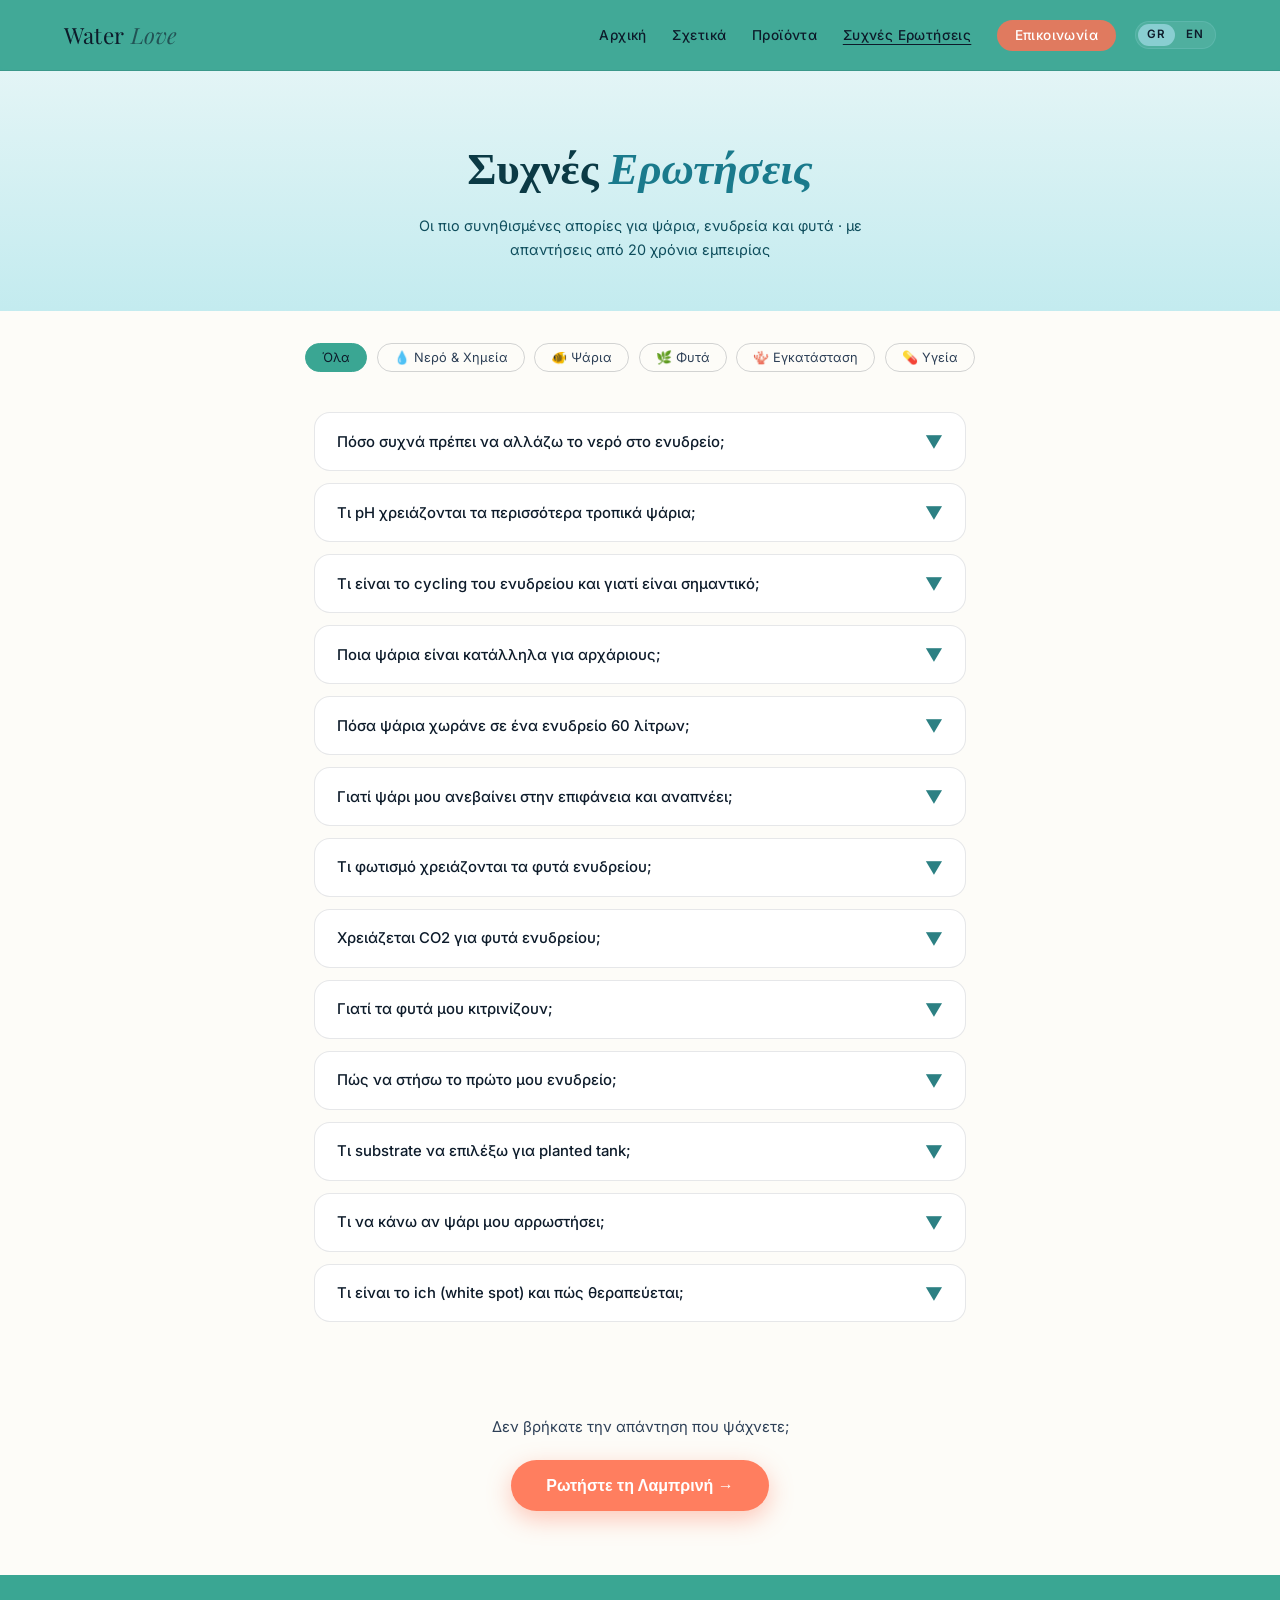
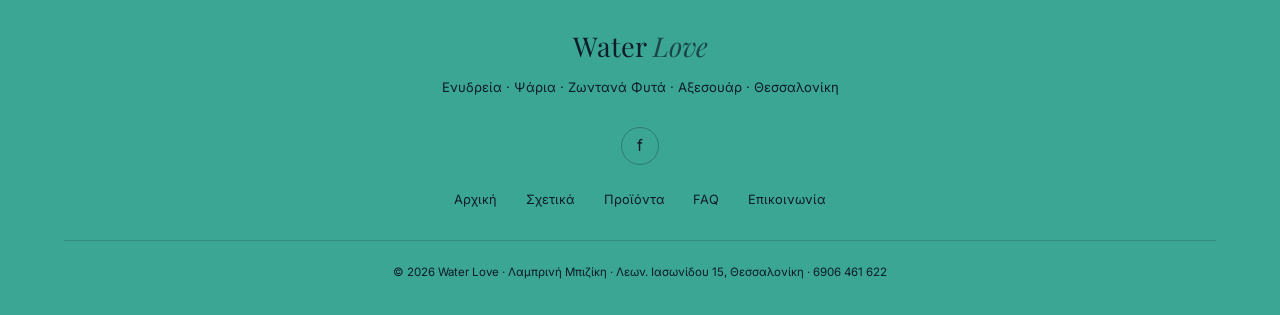
<file: faq.html>
﻿<!DOCTYPE html>
<html lang="el">
<head>
<meta charset="UTF-8"/>
<meta name="viewport" content="width=device-width, initial-scale=1.0"/>
<title>Συχνές Ερωτήσεις | Water Love</title>
<meta name="description" content="Απαντήσεις σε συχνές ερωτήσεις για ψάρια, ενυδρεία, φυτά και χημεία νερού."/>
<!-- Favicon: fish-in-circle cropped from logo-source.png (generated via make_favicon.py) -->
<link rel="icon" type="image/png" href="favicon.png?v=1"/>
<link rel="apple-touch-icon" href="favicon-180.png?v=1"/>
<!-- Open Graph / Twitter Card (Facebook share preview) -->
<meta property="og:type" content="website"/>
<meta property="og:site_name" content="Water Love"/>
<meta property="og:locale" content="el_GR"/>
<meta property="og:title" content="Συχνές Ερωτήσεις · Water Love"/>
<meta property="og:description" content="Απαντήσεις σε συχνές ερωτήσεις για ψάρια, ενυδρεία, φυτά και χημεία νερού."/>
<meta property="og:url" content="https://waterlovethessaloniki.github.io/WaterLove-/faq.html"/>
<!-- og:image: representative product photo from the store's Cloudinary, cropped to 1200x630. Owner can swap in a real store photo URL (ideally 1200x630). -->
<meta property="og:image" content="https://res.cloudinary.com/dwhsqj03w/image/upload/c_fill,w_1200,h_630/v1782916813/e3w5amw1ggmcs7p3eqbx.jpg"/>
<meta property="og:image:width" content="1200"/>
<meta property="og:image:height" content="630"/>
<meta name="twitter:card" content="summary_large_image"/>
<meta name="twitter:title" content="Συχνές Ερωτήσεις · Water Love"/>
<meta name="twitter:description" content="Απαντήσεις σε συχνές ερωτήσεις για ψάρια, ενυδρεία, φυτά και χημεία νερού."/>
<meta name="twitter:image" content="https://res.cloudinary.com/dwhsqj03w/image/upload/c_fill,w_1200,h_630/v1782916813/e3w5amw1ggmcs7p3eqbx.jpg"/>
<link rel="preconnect" href="https://fonts.googleapis.com"/>
<link rel="preconnect" href="https://fonts.gstatic.com" crossorigin/>
<link href="https://fonts.googleapis.com/css2?family=Playfair+Display:ital,wght@0,400;0,600;0,700;1,400;1,600&family=Inter:wght@300;400;500;600&display=swap" rel="stylesheet"/>
<link rel="stylesheet" href="styles.css?v=29"/>

</head>
<body>
<nav id="navbar">
  <a class="nav-logo" href="index.html">Water <span>Love</span></a>
  <ul class="nav-links" role="list">
    <li><a href="index.html" data-i18n="nav.home">Αρχική</a></li>
    <li><a href="about.html" data-i18n="nav.about">Σχετικά</a></li>
    <li><a href="products.html" data-i18n="nav.products">Προϊόντα</a></li>
    <li><a href="faq.html" class="active" data-i18n="nav.faq">Συχνές Ερωτήσεις</a></li>
    <li><a href="contact.html" class="nav-cta" data-i18n="nav.contact">Επικοινωνία</a></li>
  </ul>
  <div class="lang-switch" id="langSwitch" role="group" aria-label="Γλώσσα / Language">
    <button type="button" class="ls-opt active" data-setlang="el">GR</button>
    <button type="button" class="ls-opt" data-setlang="en">EN</button>
  </div>
  <button class="hamburger" id="menuBtn" aria-label="Μενού"><span></span><span></span><span></span></button>
</nav>
<div class="page" id="page-faq">

  <div class="faq-hero">
    <h1 data-i18n="fq.heroTitle">Συχνές <em>Ερωτήσεις</em></h1>
    <p data-i18n="fq.heroSub">Οι πιο συνηθισμένες απορίες για ψάρια, ενυδρεία και φυτά · με απαντήσεις από 20 χρόνια εμπειρίας</p>
  </div>
  <div class="faq-cats">
    <button class="faq-cat active" onclick="filterFaq('all',this)" data-i18n="fq.catAll">Όλα</button>
    <button class="faq-cat" onclick="filterFaq('water',this)" data-i18n="fq.catWater">💧 Νερό & Χημεία</button>
    <button class="faq-cat" onclick="filterFaq('fish',this)" data-i18n="fq.catFish">🐠 Ψάρια</button>
    <button class="faq-cat" onclick="filterFaq('plants',this)" data-i18n="fq.catPlants">🌿 Φυτά</button>
    <button class="faq-cat" onclick="filterFaq('setup',this)" data-i18n="fq.catSetup">🪸 Εγκατάσταση</button>
    <button class="faq-cat" onclick="filterFaq('health',this)" data-i18n="fq.catHealth">💊 Υγεία</button>
  </div>
  <div class="faq-list" id="faqList"></div>
  <div style="text-align:center;padding:0 5% 4rem">
    <p style="color:var(--text2);font-size:.93rem;margin-bottom:1.2rem" data-i18n="fq.notFound">Δεν βρήκατε την απάντηση που ψάχνετε;</p>
    <button class="hd-btn hd-btn-primary" onclick="location.href='contact.html'" data-i18n="fq.askBtn">Ρωτήστε τη Λαμπρινή →</button>
  </div>
</div>
<footer>
  <div class="f-logo">Water <em>Love</em></div>
  <p class="f-tag" data-i18n="footer.tag">Ενυδρεία · Ψάρια · Ζωντανά Φυτά · Αξεσουάρ · Θεσσαλονίκη</p>
  <div class="f-social">
    <a href="https://www.facebook.com/profile.php?id=100004311873575" target="_blank" rel="noopener" aria-label="Facebook">f</a>
  </div>
  <div class="f-links">
    <a href="index.html" data-i18n="footer.linkHome">Αρχική</a>
    <a href="about.html" data-i18n="footer.linkAbout">Σχετικά</a>
    <a href="products.html" data-i18n="footer.linkProducts">Προϊόντα</a>
    <a href="faq.html" data-i18n="footer.linkFaq">FAQ</a>
    <a href="contact.html" data-i18n="footer.linkContact">Επικοινωνία</a>
  </div>
  <p class="f-copy" data-i18n="footer.copy">© 2026 Water Love · Λαμπρινή Μπιζίκη · Λεων. Ιασωνίδου 15, Θεσσαλονίκη · 6906 461 622</p>
</footer>

<script src="app.js?v=29"></script>
<script>const FAQS = [
  {cat:'water',
    q:{el:'Πόσο συχνά πρέπει να αλλάζω το νερό στο ενυδρείο;',en:'How often should I change the water in my aquarium?'},
    a:{el:'Γενικά συνιστάται αλλαγή 20-30% του νερού κάθε εβδομάδα. Σε πυκνοκατοικημένα ενυδρεία ίσως χρειαστεί πιο συχνά. Το σημαντικό είναι να μετράτε τακτικά αμμωνία, νιτρώδη και νιτρικά.',en:'As a rule, a 20-30% water change every week is recommended. Heavily stocked tanks may need it more often. What matters is testing regularly for ammonia, nitrite and nitrate.'},
    tip:{el:'Χρησιμοποιείτε πάντα conditioner για να αφαιρέσετε το χλώριο από το νέο νερό.',en:'Always use a conditioner to remove chlorine from the fresh water.'}},
  {cat:'water',
    q:{el:'Τι pH χρειάζονται τα περισσότερα τροπικά ψάρια;',en:'What pH do most tropical fish need?'},
    a:{el:'Τα περισσότερα τροπικά γλυκού νερού ευδοκιμούν σε pH 6.5-7.5. Cichlids Αφρικής προτιμούν 7.8-8.5, ενώ τα discus 6.0-7.0. Σημαντικό είναι να μην αλλάζει απότομα · σταθερότητα πάνω από ακρίβεια.',en:'Most freshwater tropicals thrive at a pH of 6.5-7.5. African cichlids prefer 7.8-8.5, while discus like 6.0-7.0. The key is to avoid sudden swings · stability matters more than an exact number.'},
    tip:{el:'Μετράτε το pH κάθε εβδομάδα, πριν και μετά την αλλαγή νερού.',en:'Test your pH every week, both before and after a water change.'}},
  {cat:'water',
    q:{el:'Τι είναι το cycling του ενυδρείου και γιατί είναι σημαντικό;',en:'What is cycling an aquarium and why does it matter?'},
    a:{el:'Το cycling (ή nitrogen cycle) είναι η διαδικασία ανάπτυξης ωφέλιμων βακτηρίων που μετατρέπουν την τοξική αμμωνία σε νιτρώδη και μετά σε λιγότερο επικίνδυνα νιτρικά. Διαρκεί 4-8 εβδομάδες. Χωρίς cycling, τα ψάρια κινδυνεύουν.',en:'Cycling (the nitrogen cycle) is the process of growing beneficial bacteria that turn toxic ammonia into nitrite and then into far less harmful nitrate. It takes 4-8 weeks. Without cycling, your fish are at serious risk.'},
    tip:{el:'Μπορείτε να επιταχύνετε το cycling με βακτηριακά supplements (π.χ. Seachem Prime + Stability).',en:'You can speed up cycling with bacterial supplements (e.g. Seachem Prime + Stability).'}},
  {cat:'fish',
    q:{el:'Ποια ψάρια είναι κατάλληλα για αρχάριους;',en:'Which fish are suitable for beginners?'},
    a:{el:'Εξαιρετικές επιλογές για αρχάριους: guppies (ανθεκτικά, πολύχρωμα), platies, mollies, zebra danios, corydoras (καθαριστές πυθμένα), και βέβαια goldfish για ψυχρό νερό. Αποφύγετε αρχικά discus, arrowana και marine ψάρια.',en:'Great choices for beginners: guppies (hardy and colourful), platies, mollies, zebra danios, corydoras (bottom cleaners) and, of course, goldfish for cold water. Steer clear of discus, arowana and marine fish at first.'},
    tip:{el:'Ξεκινήστε με 5-6 ψάρια για ένα 60L ενυδρείο και περιμένετε να σταθεροποιηθεί πριν προσθέσετε άλλα.',en:'Start with 5-6 fish in a 60L tank and let it settle before adding any more.'}},
  {cat:'fish',
    q:{el:'Πόσα ψάρια χωράνε σε ένα ενυδρείο 60 λίτρων;',en:'How many fish fit in a 60-litre aquarium?'},
    a:{el:'Ο γενικός κανόνας είναι 1cm ψαριού ανά λίτρο νερού, αλλά αυτό είναι υπεραπλούστευση. Για 60L με tropical ψάρια, 10-15 μικρά ψάρια (3-4cm) είναι λογικό ξεκίνημα. Πάντα σε συνδυασμό με καλό φίλτρο.',en:'The common rule is 1cm of fish per litre of water, but that is an oversimplification. For a 60L tank with tropical fish, 10-15 small fish (3-4cm) is a sensible start · always paired with a good filter.'},
    tip:{el:'Πυκνοκατοίκηση αυξάνει άμεσα τη νιτρική επιβάρυνση · μετράτε πιο συχνά.',en:'Overstocking quickly raises the nitrate load · test more often.'}},
  {cat:'fish',
    q:{el:'Γιατί ψάρι μου ανεβαίνει στην επιφάνεια και αναπνέει;',en:'Why is my fish gasping at the surface?'},
    a:{el:'Αυτό είναι σημάδι χαμηλού οξυγόνου ή αμμωνίας/νιτρωδών. Ελέγξτε αμέσως τη χημεία. Αυξήστε αερισμό, κάντε μερική αλλαγή νερού (25-30%) και ελέγξτε αν το φίλτρο λειτουργεί σωστά.',en:'This is a sign of low oxygen or high ammonia/nitrite. Check your water chemistry right away. Increase aeration, do a partial water change (25-30%) and make sure the filter is working properly.'},
    tip:{el:'Μετράτε αμμωνία πρώτα · είναι ο πιο συνηθισμένος ένοχος.',en:'Test for ammonia first · it is the most common culprit.'}},
  {cat:'plants',
    q:{el:'Τι φωτισμό χρειάζονται τα φυτά ενυδρείου;',en:'What lighting do aquarium plants need?'},
    a:{el:'Τα περισσότερα φυτά χρειάζονται 8-10 ώρες φωτισμού ανά ημέρα. Για χαμηλές απαιτήσεις (anubias, java fern) αρκεί απλό LED. Για demanding φυτά (HC Cuba, glosso) χρειάζεστε high-par φωτιστικό. Χρησιμοποιείτε timer για σταθερό πρόγραμμα.',en:'Most plants need 8-10 hours of light a day. For low-demand species (anubias, java fern) a simple LED is enough. For demanding plants (HC Cuba, glosso) you need a high-PAR light. Use a timer to keep the schedule consistent.'},
    tip:{el:'Υπερβολικό φως χωρίς CO2 προκαλεί φύκια · ισορροπία είναι το κλειδί.',en:'Too much light without CO2 causes algae · balance is the key.'}},
  {cat:'plants',
    q:{el:'Χρειάζεται CO2 για φυτά ενυδρείου;',en:'Do aquarium plants need CO2?'},
    a:{el:'Εξαρτάται. Anubias, java fern, vallisneria, cryptocoryne ευδοκιμούν χωρίς CO2. Για demanding φυτά (ludwigia, rotala, HC Cuba) το CO2 κάνει τεράστια διαφορά. Υπάρχουν επίσης liquid carbon ως εναλλακτική.',en:'It depends. Anubias, java fern, vallisneria and cryptocoryne thrive without CO2. For demanding plants (ludwigia, rotala, HC Cuba) CO2 makes a huge difference. Liquid carbon is also an option as an alternative.'},
    tip:{el:'Αν αρχίσετε με easy plants χωρίς CO2, μπορείτε να αναβαθμίσετε αργότερα.',en:'If you start with easy plants and no CO2, you can always upgrade later.'}},
  {cat:'plants',
    q:{el:'Γιατί τα φυτά μου κιτρινίζουν;',en:'Why are my plants turning yellow?'},
    a:{el:'Κίτρινα φύλλα συνήθως σημαίνουν έλλειψη σιδήρου (iron deficiency) ή azote. Δοκιμάστε liquid fertilizer με σίδηρο. Μπορεί επίσης να είναι έλλειψη φωτός ή CO2. Ελέγξτε πρώτα το φωτισμό.',en:'Yellow leaves usually mean an iron deficiency or a lack of nitrogen. Try a liquid fertiliser with iron. It can also be a shortage of light or CO2. Check your lighting first.'},
    tip:{el:'Χρησιμοποιείτε all-in-one fertilizer (π.χ. Seachem Flourish Comprehensive) για εύκολη λύση.',en:'Use an all-in-one fertiliser (e.g. Seachem Flourish Comprehensive) for an easy fix.'}},
  {cat:'setup',
    q:{el:'Πώς να στήσω το πρώτο μου ενυδρείο;',en:'How do I set up my first aquarium?'},
    a:{el:'1. Επιλέξτε μέγεθος (τουλάχιστον 60L για αρχάριους). 2. Τοποθετήστε substrate. 3. Εγκαταστήστε φίλτρο, θερμαντήρα, φωτισμό. 4. Γεμίστε με conditioned νερό. 5. Κάντε cycling 4-6 εβδομάδες. 6. Μόλις η αμμωνία=0, νιτρώδη=0, προσθέστε ψάρια σταδιακά.',en:'1. Choose a size (at least 60L for beginners). 2. Lay down the substrate. 3. Install the filter, heater and lighting. 4. Fill it with conditioned water. 5. Cycle it for 4-6 weeks. 6. Once ammonia = 0 and nitrite = 0, add fish gradually.'},
    tip:{el:'Μη βιαστείτε στο cycling · είναι η πιο σημαντική φάση!',en:'Do not rush the cycling · it is the most important stage!'}},
  {cat:'setup',
    q:{el:'Τι substrate να επιλέξω για planted tank;',en:'Which substrate should I choose for a planted tank?'},
    a:{el:'Για φυτά: active substrate (ADA Amazonia, Fluval Stratum, Tropica Soil) είναι άριστα · χαμηλώνουν pH και θρέφουν ρίζες. Για απλά decorative aquaria: fine gravel ή sand. Για θαλάσσιο: aragonite sand.',en:'For plants: an active substrate (ADA Amazonia, Fluval Stratum, Tropica Soil) is excellent · it lowers pH and feeds the roots. For simple decorative tanks: fine gravel or sand. For marine setups: aragonite sand.'},
    tip:{el:'Για planted tank με demanding φυτά, επενδύστε σε καλό substrate · η διαφορά είναι τεράστια.',en:'For a planted tank with demanding plants, invest in a good substrate · the difference is huge.'}},
  {cat:'health',
    q:{el:'Τι να κάνω αν ψάρι μου αρρωστήσει;',en:'What should I do if my fish gets sick?'},
    a:{el:'Πρώτα: απομονώστε το άρρωστο ψάρι σε quarantine tank αν έχετε. Δεύτερο: ελέγξτε water quality · πολλές "αρρώστιες" είναι στην πραγματικότητα stress από κακή χημεία. Τρίτο: αναγνωρίστε τα συμπτώματα και επιλέξτε κατάλληλη θεραπεία.',en:'First: isolate the sick fish in a quarantine tank if you have one. Second: check the water quality · many "illnesses" are actually stress from poor chemistry. Third: identify the symptoms and choose the right treatment.'},
    tip:{el:'Ελάτε στο κατάστημα με φωτογραφία ή βίντεο · η Λαμπρινή θα σας βοηθήσει να αναγνωρίσετε την πάθηση.',en:'Come to the store with a photo or video · Lambrini will help you identify the condition.'}},
  {cat:'health',
    q:{el:'Τι είναι το ich (white spot) και πώς θεραπεύεται;',en:'What is ich (white spot) and how is it treated?'},
    a:{el:'Το ich (Ichthyophthirius multifiliis) εμφανίζεται ως λευκά σπυριά σαν αλάτι στο σώμα. Θεραπεία: αυξήστε θερμοκρασία στους 28-30°C (επιταχύνει κύκλο) και χρησιμοποιήστε anti-ich φάρμακο. Θεραπεύεται πλήρως αν αντιμετωπιστεί νωρίς.',en:'Ich (Ichthyophthirius multifiliis) shows up as white, salt-like spots on the body. Treatment: raise the temperature to 28-30°C (this speeds up its cycle) and use an anti-ich medication. It clears up completely if caught early.'},
    tip:{el:'Το ich δεν αγγίζει τα ψάρια στο στάδιο που κολυμπά ελεύθερο στο νερό · εκεί χτυπούν τα φάρμακα.',en:'Ich is only vulnerable while it is free-swimming in the water · that is the stage the medication targets.'}},
];
</script>
<script>
initPage({faq:true});
</script>
<nav class="bottom-nav" aria-label="Mobile navigation">
  <a href="index.html"><span class="bn-icon">🏠</span><span data-i18n="bnav.home">Αρχική</span></a>
  <a href="about.html"><span class="bn-icon">🐠</span><span data-i18n="bnav.about">Σχετικά</span></a>
  <a href="products.html"><span class="bn-icon">🛍️</span><span data-i18n="bnav.products">Προϊόντα</span></a>
  <a href="faq.html" class="active"><span class="bn-icon">💬</span><span data-i18n="bnav.faq">FAQ</span></a>
  <a href="contact.html"><span class="bn-icon">📍</span><span data-i18n="bnav.contact">Επικοινωνία</span></a>
</nav>
</body>
</html>
</file>
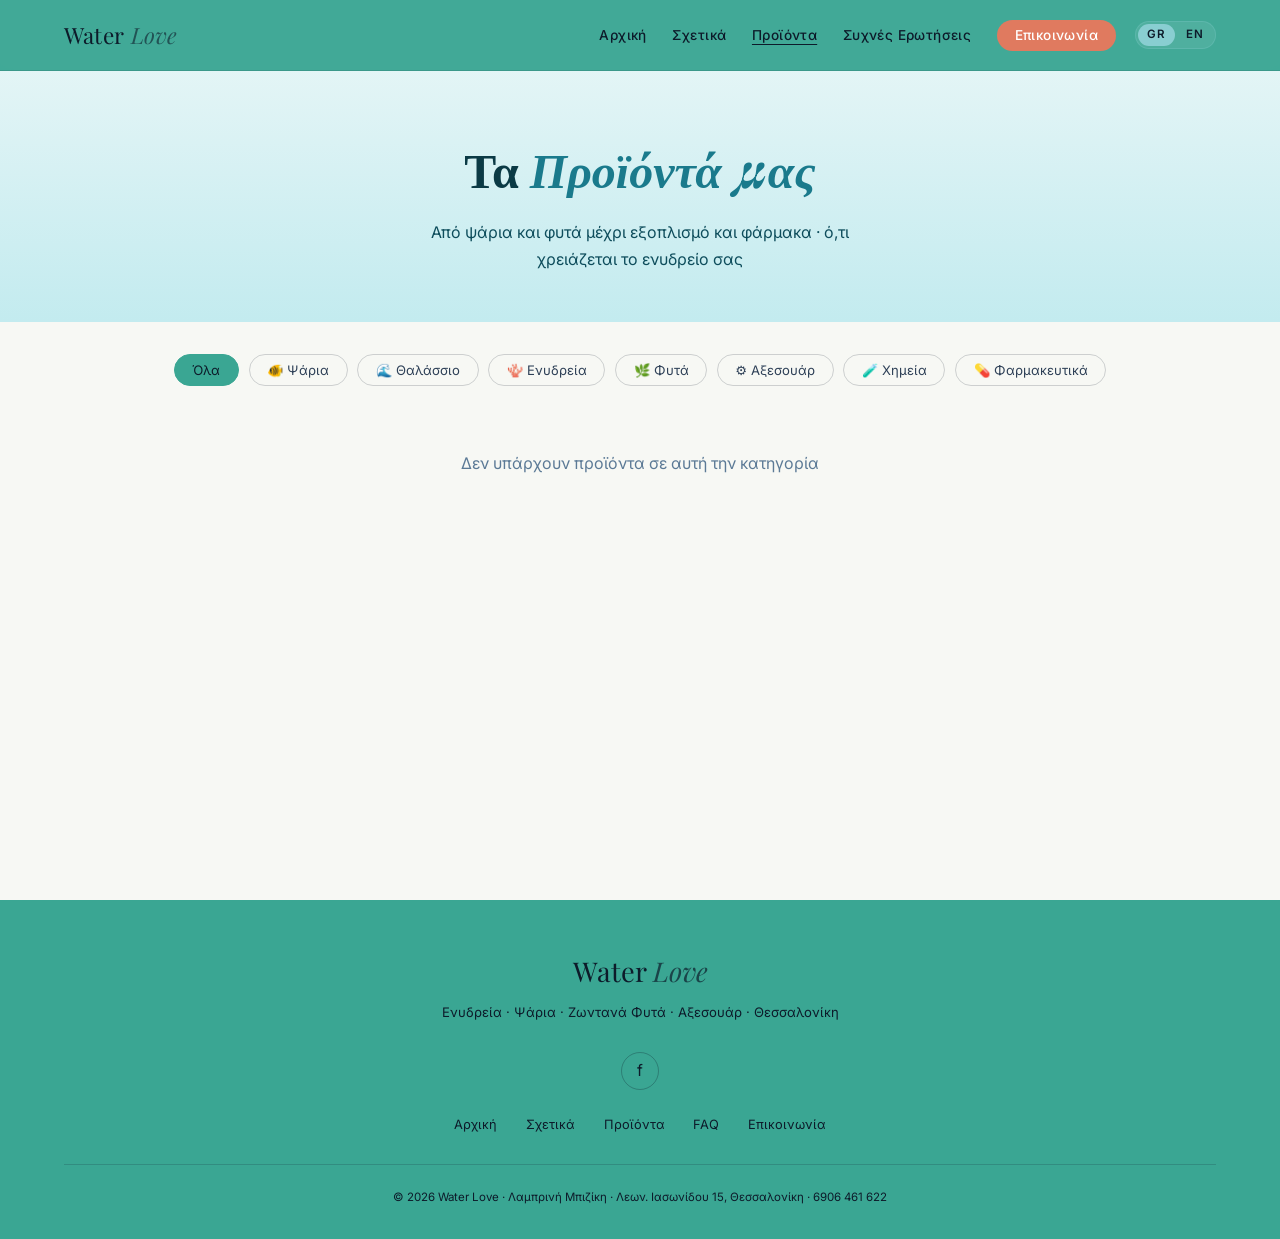
<file: products.html>
﻿<!DOCTYPE html>
<html lang="el">
<head>
<meta charset="UTF-8"/>
<meta name="viewport" content="width=device-width, initial-scale=1.0"/>
<title>Προϊόντα | Water Love</title>
<meta name="description" content="Ψάρια, φυτά, ενυδρεία, αξεσουάρ, χημεία νερού και φαρμακευτικά - ό,τι χρειάζεται το ενυδρείο σας."/>
<!-- Favicon: fish-in-circle cropped from logo-source.png (generated via make_favicon.py) -->
<link rel="icon" type="image/png" href="favicon.png?v=1"/>
<link rel="apple-touch-icon" href="favicon-180.png?v=1"/>
<!-- Open Graph / Twitter Card (Facebook share preview) -->
<meta property="og:type" content="website"/>
<meta property="og:site_name" content="Water Love"/>
<meta property="og:locale" content="el_GR"/>
<meta property="og:title" content="Προϊόντα · Water Love"/>
<meta property="og:description" content="Ψάρια, φυτά, ενυδρεία, αξεσουάρ, χημεία νερού και φαρμακευτικά - ό,τι χρειάζεται το ενυδρείο σας."/>
<meta property="og:url" content="https://waterlovethessaloniki.github.io/WaterLove-/products.html"/>
<!-- og:image: representative product photo from the store's Cloudinary, cropped to 1200x630. Owner can swap in a real store photo URL (ideally 1200x630). -->
<meta property="og:image" content="https://res.cloudinary.com/dwhsqj03w/image/upload/c_fill,w_1200,h_630/v1782916813/e3w5amw1ggmcs7p3eqbx.jpg"/>
<meta property="og:image:width" content="1200"/>
<meta property="og:image:height" content="630"/>
<meta name="twitter:card" content="summary_large_image"/>
<meta name="twitter:title" content="Προϊόντα · Water Love"/>
<meta name="twitter:description" content="Ψάρια, φυτά, ενυδρεία, αξεσουάρ, χημεία νερού και φαρμακευτικά - ό,τι χρειάζεται το ενυδρείο σας."/>
<meta name="twitter:image" content="https://res.cloudinary.com/dwhsqj03w/image/upload/c_fill,w_1200,h_630/v1782916813/e3w5amw1ggmcs7p3eqbx.jpg"/>
<link rel="preconnect" href="https://fonts.googleapis.com"/>
<link rel="preconnect" href="https://fonts.gstatic.com" crossorigin/>
<link href="https://fonts.googleapis.com/css2?family=Playfair+Display:ital,wght@0,400;0,600;0,700;1,400;1,600&family=Inter:wght@300;400;500;600&display=swap" rel="stylesheet"/>
<link rel="stylesheet" href="styles.css?v=29"/>

</head>
<body>
<nav id="navbar">
  <a class="nav-logo" href="index.html">Water <span>Love</span></a>
  <ul class="nav-links" role="list">
    <li><a href="index.html" data-i18n="nav.home">Αρχική</a></li>
    <li><a href="about.html" data-i18n="nav.about">Σχετικά</a></li>
    <li><a href="products.html" class="active" data-i18n="nav.products">Προϊόντα</a></li>
    <li><a href="faq.html" data-i18n="nav.faq">Συχνές Ερωτήσεις</a></li>
    <li><a href="contact.html" class="nav-cta" data-i18n="nav.contact">Επικοινωνία</a></li>
  </ul>
  <div class="lang-switch" id="langSwitch" role="group" aria-label="Γλώσσα / Language">
    <button type="button" class="ls-opt active" data-setlang="el">GR</button>
    <button type="button" class="ls-opt" data-setlang="en">EN</button>
  </div>
  <button class="hamburger" id="menuBtn" aria-label="Μενού"><span></span><span></span><span></span></button>
</nav>
<div class="page" id="page-products">

  <div class="products-hero">
    <h1 data-i18n="pr.heroTitle">Τα <em>Προϊόντά μας</em></h1>
    <p data-i18n="pr.heroSub">Από ψάρια και φυτά μέχρι εξοπλισμό και φάρμακα · ό,τι χρειάζεται το ενυδρείο σας</p>
  </div>
  <div class="prod-cats" id="prodCats"></div>
  <div class="prod-grid" id="prodGrid"></div>
</div>
<footer>
  <div class="f-logo">Water <em>Love</em></div>
  <p class="f-tag" data-i18n="footer.tag">Ενυδρεία · Ψάρια · Ζωντανά Φυτά · Αξεσουάρ · Θεσσαλονίκη</p>
  <div class="f-social">
    <a href="https://www.facebook.com/profile.php?id=100004311873575" target="_blank" rel="noopener" aria-label="Facebook">f</a>
  </div>
  <div class="f-links">
    <a href="index.html" data-i18n="footer.linkHome">Αρχική</a>
    <a href="about.html" data-i18n="footer.linkAbout">Σχετικά</a>
    <a href="products.html" data-i18n="footer.linkProducts">Προϊόντα</a>
    <a href="faq.html" data-i18n="footer.linkFaq">FAQ</a>
    <a href="contact.html" data-i18n="footer.linkContact">Επικοινωνία</a>
  </div>
  <p class="f-copy" data-i18n="footer.copy">© 2026 Water Love · Λαμπρινή Μπιζίκη · Λεων. Ιασωνίδου 15, Θεσσαλονίκη · 6906 461 622</p>
</footer>

<script src="app.js?v=29"></script>

<script>
initPage({products:true});
</script>
<nav class="bottom-nav" aria-label="Mobile navigation">
  <a href="index.html"><span class="bn-icon">🏠</span><span data-i18n="bnav.home">Αρχική</span></a>
  <a href="about.html"><span class="bn-icon">🐠</span><span data-i18n="bnav.about">Σχετικά</span></a>
  <a href="products.html" class="active"><span class="bn-icon">🛍️</span><span data-i18n="bnav.products">Προϊόντα</span></a>
  <a href="faq.html"><span class="bn-icon">💬</span><span data-i18n="bnav.faq">FAQ</span></a>
  <a href="contact.html"><span class="bn-icon">📍</span><span data-i18n="bnav.contact">Επικοινωνία</span></a>
</nav>
</body>
</html>
</file>
<file: styles.css>
/* Water Love - shared styles */
*,*::before,*::after{box-sizing:border-box;margin:0;padding:0}
:root{
  --navy:#0D1B2A;--navy2:#1A2E44;--navy3:#243D56;
  --jade:#3AA693;--jade-ink:#0D1B2A;/* jade = dark structural surface color; jade-ink = AA-safe deep text on jade (~5.7:1) */
  --aqua:#89CED1;--aqua-light:#C5E8E9;--aqua-dark:#4DA5A8;--aqua-text:#2C8083;
  --coral:#E07A5F;--coral-dark:#C4614A;
  --cream:#F7F8F4;--warm:#FDFCF8;--sand:#EDE8DF;
  --text1:#0D1B2A;--text2:#2E4057;--text3:#5C7A96;
  --green:#2A9D5C;
  --serif:'Playfair Display',Georgia,serif;
  --sans:'Inter',system-ui,sans-serif;
  --r:1rem;--r2:1.5rem;--r3:2rem;
}
html{scroll-behavior:smooth}
body{font-family:var(--sans);background:var(--cream);color:var(--text1);line-height:1.7;overflow-x:hidden}

/* ── NAV ── */
nav{position:fixed;top:0;left:0;right:0;z-index:200;display:flex;align-items:center;justify-content:space-between;padding:1rem 5%;background:rgba(58,166,147,0.96);backdrop-filter:blur(10px);border-bottom:1px solid rgba(13,27,42,0.12);transition:padding .3s}
.nav-logo{font-family:var(--serif);font-size:1.4rem;color:var(--jade-ink);text-decoration:none;letter-spacing:.01em;display:flex;align-items:center;gap:.4rem}
.nav-logo span{color:rgba(13,27,42,.6);font-style:italic}
.nav-links{display:flex;gap:1.6rem;list-style:none;align-items:center;margin-left:auto}
.nav-links a{color:var(--jade-ink);text-decoration:none;font-size:.85rem;font-weight:500;letter-spacing:.03em;transition:color .2s;cursor:pointer}
.nav-links a:hover,.nav-links a.active{color:var(--jade-ink);text-decoration:underline;text-underline-offset:4px}
.nav-cta{background:var(--coral)!important;color:#fff!important;padding:.45rem 1.1rem;border-radius:2rem;font-weight:500!important;transition:background .2s!important}
.nav-cta:hover{background:var(--coral-dark)!important}
.hamburger{display:none;flex-direction:column;gap:5px;cursor:pointer;background:none;border:none;padding:4px}
.hamburger span{display:block;width:24px;height:2px;background:rgba(13,27,42,.7);border-radius:2px;transition:all .25s}
/* Language switch (GR/EN) */
.lang-switch{display:inline-flex;align-items:center;gap:2px;margin-left:1.2rem;background:rgba(255,255,255,.07);border:1px solid rgba(137,206,209,.25);border-radius:2rem;padding:2px}
.lang-switch .ls-opt{background:none;border:none;color:var(--jade-ink);font-family:var(--sans);font-size:.72rem;font-weight:600;letter-spacing:.04em;line-height:1;padding:.3rem .6rem;border-radius:2rem;cursor:pointer;transition:background .2s,color .2s}
.lang-switch .ls-opt:hover{color:var(--jade-ink)}
.lang-switch .ls-opt.active{background:var(--aqua);color:var(--navy)}

/* ── PAGES ── */
.page{display:block;min-height:100vh;padding-top:64px}


/* ── HERO PAGE (light aqua, decorated) ── */
.hero{
  /* hero-scoped light palette, does not affect the rest of the site */
  --hd-deep:#0E4D5C;--hd-ocean:#1A7A8C;--hd-aqua:#5FC4CE;--hd-aqua-soft:#A8E0E6;
  --hd-foam:#E4F5F6;--hd-sky:#C3EBEF;--hd-ink:#0B3A45;--hd-coral:#FF7E5F;--hd-coral-dark:#F25C3B;
  position:relative;min-height:100svh;display:flex;flex-direction:column;align-items:center;justify-content:center;text-align:center;
  padding:5.5rem 1.5rem 4rem;overflow:hidden;
  background:linear-gradient(180deg,var(--hd-foam) 0%,var(--hd-sky) 42%,var(--hd-aqua-soft) 100%)
}

/* cross-fading product/gallery photo backdrop */
.hd-photos{position:absolute;inset:0;z-index:0;overflow:hidden}
.hd-slide{position:absolute;inset:0;background-size:cover;background-position:center;opacity:0;transition:opacity 2.2s ease;transform:scale(1.08);filter:saturate(.9) brightness(1.04)}
.hd-slide.active{opacity:1;animation:hdKenburns 6s ease-out forwards}
@keyframes hdKenburns{0%{transform:scale(1)}100%{transform:scale(1.08)}}
/* no full-viewport scrim: photos read at full strength; legibility handled by the localized halo behind the hero text only */
.hd-photos::after{content:none}

/* soft light from above */
.hd-caustics{position:absolute;inset:-20% 0 auto 0;height:65%;pointer-events:none;opacity:.45;z-index:1;background:radial-gradient(60% 80% at 25% 0%,rgba(255,255,255,.85),transparent 60%),radial-gradient(50% 70% at 70% 0%,rgba(255,255,255,.65),transparent 55%);mix-blend-mode:screen;animation:hdShimmer 8s ease-in-out infinite alternate}
@keyframes hdShimmer{0%{transform:translateX(-3%) scale(1.05);opacity:.35}100%{transform:translateX(3%) scale(1.1);opacity:.55}}

/* rising bubbles */
.hd-bubbles{position:absolute;inset:0;pointer-events:none;overflow:hidden;z-index:2}
.hd-bubbles i{position:absolute;bottom:-30px;border-radius:50%;background:radial-gradient(circle at 30% 30%,rgba(255,255,255,.95),rgba(255,255,255,.2) 60%,transparent 72%);border:1px solid rgba(255,255,255,.55);animation:hdRise linear infinite}
@keyframes hdRise{0%{transform:translateY(0) translateX(0);opacity:0}12%{opacity:.9}88%{opacity:.65}100%{transform:translateY(-112svh) translateX(14px);opacity:0}}

/* static decorative underwater elements (do NOT move) */
.hd-decor{position:absolute;inset:0;pointer-events:none;z-index:1;overflow:hidden}
.hd-decor .d{position:absolute;opacity:.5}
.hd-decor .d.faint{opacity:.28}
.hd-decor .d.soft{opacity:.4}
/* corals/plants anchored to bottom */
.hd-decor .bl{bottom:0;left:-10px}
.hd-decor .bl2{bottom:0;left:14%}
.hd-decor .br{bottom:0;right:-6px}
.hd-decor .br2{bottom:0;right:16%}
.hd-decor .bml{bottom:0;left:24%}
.hd-decor .bmr{bottom:0;right:27%}
.hd-decor .coral3{bottom:0;left:38%}
/* shells / starfish / snail low on the sand */
.hd-decor .shell1{bottom:18px;left:12%}
.hd-decor .shell2{bottom:10px;right:14%}
.hd-decor .star1{bottom:26px;left:44%}
.hd-decor .star2{bottom:14px;right:34%}
.hd-decor .snail{bottom:12px;left:30%}
.hd-decor .bubclu{bottom:30px;right:8%}

/* seabed */
.hd-seabed{position:absolute;left:0;right:0;bottom:0;height:110px;pointer-events:none;opacity:.85;z-index:2}
.hd-seabed svg{position:absolute;bottom:0;left:0;width:100%;height:100%}

/* content */
.hd-inner{position:relative;z-index:5;max-width:600px;width:100%;display:flex;flex-direction:column;align-items:center;animation:hdEmerge 1.1s cubic-bezier(.2,.7,.2,1) both}
/* localized light halo behind hero text only — strong in the center, fully transparent at the edges so photos still show through */
.hd-inner::before{content:'';position:absolute;z-index:-1;left:50%;top:50%;transform:translate(-50%,-50%);width:150%;height:132%;pointer-events:none;background:radial-gradient(ellipse 62% 56% at 50% 46%,rgba(228,245,246,.86) 0%,rgba(228,245,246,.56) 46%,rgba(228,245,246,0) 76%)}
@keyframes hdEmerge{0%{opacity:0;transform:translateY(26px)}100%{opacity:1;transform:translateY(0)}}
.hd-title{font-family:var(--serif);font-size:clamp(3.6rem,16vw,6.5rem);line-height:.95;color:var(--hd-ink);letter-spacing:-.01em;margin-bottom:.6rem;text-shadow:0 1px 24px rgba(255,255,255,.9),0 0 10px rgba(255,255,255,.65)}
.hd-title em{font-style:italic;color:var(--hd-ocean)}
.hd-title .l1{display:block;animation:hdFadeUp 1s .2s both}
.hd-title .l2{display:block;animation:hdFadeUp 1s .35s both}
.hd-tagline{font-family:var(--serif);font-style:italic;font-size:clamp(1.1rem,4.5vw,1.55rem);color:var(--hd-deep);margin-bottom:1.5rem;animation:hdFadeUp 1s .5s both;text-shadow:0 1px 16px rgba(255,255,255,.9),0 0 8px rgba(255,255,255,.6)}
/* secondary italic tagline line (replaces the old long subtitle) */
.hd-subtag{font-size:clamp(1rem,3.6vw,1.2rem);margin-top:-.5rem;margin-bottom:1.8rem;animation-delay:.65s}
.hd-subtitle{font-size:clamp(.95rem,3.5vw,1.05rem);color:var(--hd-deep);line-height:1.6;max-width:430px;margin-bottom:1.8rem;animation:hdFadeUp 1s .65s both;text-shadow:0 1px 12px rgba(255,255,255,.6)}
.hd-subtitle strong{color:var(--hd-ocean);font-weight:600}
.hd-trust{display:flex;align-items:center;justify-content:center;flex-wrap:wrap;gap:.5rem 1rem;margin-bottom:2.2rem;animation:hdFadeUp 1s .8s both}
.hd-trust .item{display:inline-flex;align-items:center;gap:.4rem;font-size:.82rem;color:var(--hd-deep);font-weight:500}
.hd-trust .stars{color:#FFB23E;letter-spacing:1px}
.hd-trust .sep{width:4px;height:4px;border-radius:50%;background:var(--hd-aqua);opacity:.7}
.hd-cta{display:flex;flex-direction:column;gap:.7rem;width:100%;max-width:380px;animation:hdFadeUp 1s .95s both}
.hd-btn{display:inline-flex;align-items:center;justify-content:center;gap:.5rem;padding:1.05rem 1.8rem;border-radius:2rem;font-size:1rem;font-weight:600;text-decoration:none;cursor:pointer;border:none;transition:transform .15s,box-shadow .2s,background .2s}
.hd-btn-primary{background:var(--hd-coral,#FF7E5F);color:#fff;box-shadow:0 8px 24px rgba(255,126,95,.42)}
.hd-btn-primary:hover{background:var(--hd-coral-dark,#F25C3B);transform:translateY(-2px);box-shadow:0 12px 30px rgba(255,126,95,.5)}
.hd-btn-secondary{background:rgba(255,255,255,.8);color:var(--hd-ocean);border:1.5px solid rgba(95,196,206,.6);backdrop-filter:blur(6px)}
.hd-btn-secondary:hover{background:#fff;transform:translateY(-2px)}
.hd-scroll{position:absolute;bottom:1.2rem;left:50%;transform:translateX(-50%);z-index:5;display:flex;flex-direction:column;align-items:center;gap:.3rem;background:none;border:none;cursor:pointer;color:var(--hd-ocean);font-size:.68rem;letter-spacing:.12em;text-transform:uppercase;opacity:.75;font-family:var(--sans);animation:hdFadeUp 1s 1.15s both,hdBob 2.4s ease-in-out 1.15s infinite}
.hd-scroll .chev{width:16px;height:16px;border-right:2px solid var(--hd-ocean);border-bottom:2px solid var(--hd-ocean);transform:rotate(45deg)}
@keyframes hdBob{0%,100%{transform:translateX(-50%) translateY(0)}50%{transform:translateX(-50%) translateY(5px)}}
@keyframes hdFadeUp{0%{opacity:0;transform:translateY(16px)}100%{opacity:1;transform:translateY(0)}}
@media(min-width:721px){.hd-cta{flex-direction:row;max-width:none;justify-content:center}.hd-btn{padding:1.05rem 2.2rem}}
@media(prefers-reduced-motion:reduce){.hd-slide.active{animation:none}.hd-caustics,.hd-bubbles i,.hd-scroll{animation:none}}

/* BUBBLES */
.bubbles{position:absolute;inset:0;pointer-events:none;z-index:1}
.bubble{position:absolute;border-radius:50%;border:1px solid rgba(137,206,209,.15);animation:rise linear infinite}
@keyframes rise{0%{transform:translateY(110vh);opacity:0}10%{opacity:.8}90%{opacity:.3}100%{transform:translateY(-5vh);opacity:0}}

/* WAVE */
.wave-sep{display:block;width:100%;overflow:hidden;line-height:0}
/* margin-bottom:-1px overlaps the wave onto the next (same-coloured) section so no
   hairline of page background shows through the sub-pixel seam under the wave */
.wave-sep svg{display:block;margin-bottom:-1px}

/* ── SECTION BASE ── */
section{padding:5rem 5%}
.sec-label{font-size:.72rem;letter-spacing:.22em;text-transform:uppercase;color:var(--aqua-text);font-weight:600;margin-bottom:.6rem}
.sec-title{font-family:var(--serif);font-size:clamp(1.7rem,4vw,2.6rem);color:var(--navy);line-height:1.2;margin-bottom:.9rem}
.sec-title em{font-style:italic;color:var(--aqua-dark)}

/* ── HOME · WHO WE ARE ── */
.who{background:var(--warm)}
.who-grid{max-width:1100px;margin:0 auto;display:grid;grid-template-columns:1.05fr .95fr;gap:3.5rem;align-items:stretch}
.who-copy{align-self:center}
.who-copy .sec-title{margin-bottom:1rem}
.who-desc{color:var(--text2);font-size:1rem;line-height:1.8;margin-bottom:1.8rem;max-width:520px}
.who-cta{display:flex;flex-wrap:wrap;gap:.9rem;margin-bottom:2rem}
.who-cta .hd-btn{padding:.9rem 1.6rem;font-size:.95rem}
.who-stats{display:grid;grid-template-columns:repeat(3,1fr);gap:1rem}
.who-stat{background:#fff;border:1px solid rgba(58,166,147,.2);border-radius:1.1rem;padding:1.3rem 1rem;text-align:center;box-shadow:0 6px 20px rgba(13,27,42,.05)}
.who-stat b{display:block;font-family:var(--serif);font-size:1.9rem;font-weight:600;color:var(--jade);line-height:1;margin-bottom:.4rem}
.who-stat span{display:block;font-size:.76rem;color:var(--text3);line-height:1.35}
.who-visual{position:relative;border-radius:1.8rem;overflow:hidden;min-height:430px;background:linear-gradient(135deg,var(--aqua-light) 0%,#b8dfe0 60%,var(--aqua) 100%);box-shadow:0 18px 44px rgba(13,27,42,.12)}
.who-visual.has-photo{background-size:cover;background-position:center}
.who-visual::after{content:'';position:absolute;inset:0;background:linear-gradient(180deg,transparent 52%,rgba(13,27,42,.3) 100%)}
.who-deco{position:absolute;inset:0;display:flex;align-items:center;justify-content:center;pointer-events:none;opacity:.92}
.who-visual.has-photo .who-deco{display:none}
.who-badge{position:absolute;left:1.1rem;bottom:1.1rem;z-index:2;display:inline-flex;align-items:center;gap:.4rem;background:var(--coral);color:#fff;border-radius:2rem;padding:.45rem 1rem;font-size:.76rem;font-weight:500;box-shadow:0 6px 18px rgba(224,122,95,.4)}
@media(max-width:820px){
  .who-grid{grid-template-columns:1fr;gap:2rem}
  .who-visual{min-height:260px;order:2}
  .who-stats{gap:.7rem}
  .who-stat b{font-size:1.6rem}
}
@media(max-width:400px){
  .who-stat{padding:1rem .5rem}
  .who-stat b{font-size:1.35rem}
  .who-stat span{font-size:.68rem}
}

/* ── HOME · GOOGLE REVIEWS ── */
.reviews{background:#EFF7F7;padding:4.5rem 5%}
.reviews-inner{max-width:1100px;margin:0 auto;text-align:center}
.rev-rating{display:inline-flex;align-items:center;gap:.55rem;margin-bottom:2.2rem;font-size:.95rem;color:var(--text2);font-weight:500}
.rev-rating .rev-stars{color:#F5C842;letter-spacing:2px;font-size:1.05rem}
.rev-grid{display:grid;grid-template-columns:repeat(3,1fr);gap:1.2rem;text-align:left;margin-bottom:2.5rem}
.rev-card{background:#fff;border:1px solid rgba(58,166,147,.16);border-radius:1.2rem;padding:1.5rem 1.4rem;box-shadow:0 8px 26px rgba(13,27,42,.06);display:flex;flex-direction:column}
.rev-top{display:flex;align-items:center;gap:.7rem;margin-bottom:.9rem}
.rev-avatar{width:40px;height:40px;border-radius:50%;background:var(--aqua-dark);color:#fff;font-family:var(--serif);font-size:1.1rem;font-weight:600;display:flex;align-items:center;justify-content:center;flex-shrink:0}
.rev-meta{display:flex;flex-direction:column;gap:.15rem;min-width:0}
.rev-name{font-weight:600;font-size:.92rem;color:var(--navy);line-height:1.25}
.rev-stars.sm{color:#F5C842;font-size:.8rem;letter-spacing:1px}
.rev-g{margin-left:auto;flex-shrink:0;align-self:flex-start}
.rev-text{font-size:.9rem;line-height:1.7;color:var(--text2);margin:0}
@media(max-width:860px){.rev-grid{grid-template-columns:1fr 1fr}}
@media(max-width:560px){.rev-grid{grid-template-columns:1fr}}

/* ── HOME CATEGORY TILES ── */
.cat-tiles-sec{background:var(--warm);padding:4rem 5%}
.cat-tiles-inner{max-width:1100px;margin:0 auto}
.cat-tiles-grid{display:grid;grid-template-columns:1fr 1fr;gap:1.2rem;margin-top:2rem}
.cat-tile{position:relative;display:block;min-height:220px;border-radius:1.4rem;overflow:hidden;text-decoration:none;box-shadow:0 10px 30px rgba(13,27,42,.14);transition:transform .3s ease,box-shadow .3s ease}
.cat-tile .ct-bg{position:absolute;inset:0;background-size:cover;background-position:center;background-color:var(--aqua-light);transition:transform .55s ease}
.cat-tile .ct-bg.placeholder{background:linear-gradient(135deg,var(--aqua) 0%,var(--aqua-dark) 55%,var(--jade) 100%)}
.cat-tile .ct-overlay{position:absolute;inset:0;background:linear-gradient(160deg,rgba(13,27,42,.12) 0%,rgba(13,27,42,.72) 100%)}
.cat-tile .ct-label{position:absolute;left:0;right:0;bottom:0;display:flex;align-items:center;justify-content:space-between;gap:1rem;padding:1.4rem 1.6rem;color:#fff}
.cat-tile .ct-name{font-family:var(--serif);font-size:1.55rem;font-weight:600;letter-spacing:.01em}
.cat-tile .ct-arrow{font-size:1.6rem;line-height:1;flex-shrink:0;transition:transform .3s ease}
.cat-tile:hover,.cat-tile:focus-visible{transform:translateY(-5px);box-shadow:0 18px 40px rgba(13,27,42,.22)}
.cat-tile:hover .ct-bg,.cat-tile:focus-visible .ct-bg{transform:scale(1.07)}
.cat-tile:hover .ct-arrow,.cat-tile:focus-visible .ct-arrow{transform:translateX(7px)}
@media(max-width:640px){.cat-tiles-grid{grid-template-columns:1fr}.cat-tile{min-height:170px}}

/* ── ABOUT PAGE ── */
#page-about{background:var(--warm)}
.about-hero{background:linear-gradient(180deg,#E4F5F6 0%,#C3EBEF 100%);padding:5rem 5% 4rem;text-align:center;color:#0B3A45}
.about-hero h1{font-family:var(--serif);font-size:clamp(2rem,5vw,3.2rem);color:#0B3A45;margin-bottom:.8rem}
.about-hero h1 em{color:#1A7A8C;font-style:italic}
.about-hero p{color:#0E4D5C;max-width:520px;margin:0 auto;font-size:1rem}
.about-grid{display:grid;grid-template-columns:1fr 1fr;gap:4rem;align-items:start;max-width:1100px;margin:0 auto;padding:5rem 5%}
.about-portrait{border-radius:2rem;overflow:hidden;background:linear-gradient(135deg,var(--aqua-light),#b8dfe0);aspect-ratio:4/5;display:flex;align-items:center;justify-content:center;font-size:7rem;position:relative}
.about-portrait-overlay{position:absolute;bottom:0;left:0;right:0;padding:1.5rem;background:linear-gradient(0deg,rgba(13,27,42,.9) 0%,transparent 100%)}
.about-portrait-overlay p{font-family:var(--serif);font-style:italic;color:rgba(255,255,255,.9);font-size:.95rem;line-height:1.5;margin-bottom:.3rem}
.about-portrait-overlay span{font-size:.72rem;color:var(--aqua);letter-spacing:.08em}
.about-badge{position:absolute;top:1.2rem;right:-1rem;background:var(--coral);color:#fff;width:76px;height:76px;border-radius:50%;display:flex;flex-direction:column;align-items:center;justify-content:center;font-weight:600;font-size:.7rem;line-height:1.3;text-align:center;box-shadow:0 4px 16px rgba(224,122,95,.4)}
.about-badge big{font-size:1.3rem;font-family:var(--serif)}
.about-visual-wrap{position:relative}
.about-text p{color:var(--text2);margin-bottom:1.2rem;font-size:.98rem;line-height:1.8}
.stats-grid{display:grid;grid-template-columns:1fr 1fr;gap:.9rem;margin:1.8rem 0}
.stat-card{background:var(--cream);border-radius:1rem;padding:1.1rem;border:1px solid rgba(13,27,42,.07)}
.stat-card big{display:block;font-family:var(--serif);font-size:1.9rem;color:var(--navy);font-weight:600;line-height:1}
.stat-card small{font-size:.78rem;color:var(--text3)}
.reno-bar{display:flex;align-items:center;gap:.8rem;background:linear-gradient(90deg,var(--aqua-light) 0%,transparent 100%);border-left:3px solid var(--aqua-dark);border-radius:0 .75rem .75rem 0;padding:.85rem 1.1rem;font-size:.88rem;color:var(--text2);margin-bottom:1.5rem}
.stars{display:flex;gap:.15rem;font-size:1.2rem;color:#F5C842;margin-bottom:.4rem}
.review-cite{font-size:.78rem;color:var(--text3);font-style:italic}

/* ── PRODUCTS PAGE ── */
#page-products{background:var(--cream)}
.products-hero{background:linear-gradient(180deg,#E4F5F6 0%,#C3EBEF 100%);padding:4rem 5% 3rem;text-align:center;color:#0B3A45}
.products-hero h1{font-family:var(--serif);font-size:clamp(2rem,5vw,3rem);color:#0B3A45;margin-bottom:.6rem}
.products-hero h1 em{color:#1A7A8C;font-style:italic}
.products-hero p{color:#0E4D5C;max-width:500px;margin:0 auto}
.prod-cats{display:flex;gap:.6rem;justify-content:center;flex-wrap:wrap;padding:2rem 5% 0}
.cat-btn{padding:.45rem 1.1rem;border-radius:2rem;border:1px solid rgba(13,27,42,.18);background:transparent;font-size:.82rem;cursor:pointer;color:var(--text2);transition:all .2s;font-family:var(--sans)}
.cat-btn:hover,.cat-btn.active{background:var(--jade);color:var(--jade-ink);border-color:var(--jade)}
.prod-grid{display:grid;grid-template-columns:repeat(auto-fill,minmax(280px,1fr));gap:1.4rem;padding:2rem 5% 5rem;max-width:1200px;margin:0 auto}
.prod-card{background:#fff;border-radius:1.2rem;overflow:hidden;border:1px solid rgba(13,27,42,.08);transition:transform .2s,box-shadow .2s}
.prod-card:hover{transform:translateY(-4px);box-shadow:0 12px 32px rgba(13,27,42,.1)}
.prod-img{height:200px;background-size:cover;background-position:center;position:relative}
.prod-tag{position:absolute;top:.8rem;left:.8rem;background:rgba(13,27,42,.75);color:#fff;font-size:.7rem;padding:.25rem .6rem;border-radius:2rem;backdrop-filter:blur(4px);letter-spacing:.05em}
.prod-body{padding:1.2rem}
.prod-body h3{font-family:var(--serif);font-size:1.1rem;color:var(--navy);margin-bottom:.4rem;font-weight:400}
.prod-body p{font-size:.82rem;color:var(--text3);line-height:1.6}
.prod-body .ask-btn{margin-top:.9rem;display:inline-flex;align-items:center;gap:.3rem;font-size:.8rem;color:var(--aqua-text);font-weight:500;cursor:pointer;background:none;border:none;font-family:var(--sans);transition:color .2s;text-decoration:underline;text-underline-offset:3px}
.prod-body .ask-btn:hover{color:var(--navy)}

/* ── GALLERY ── */
.gallery-section{padding:5rem 5%;background:var(--sand)}
.gallery-section .sec-title{text-align:center;margin-bottom:2rem}
.gallery-section .sec-label{text-align:center;display:block}
.gallery-grid{display:grid;grid-template-columns:repeat(auto-fill,minmax(260px,1fr));gap:1rem;max-width:1200px;margin:0 auto}
.gallery-item{border-radius:1rem;overflow:hidden;aspect-ratio:4/3;position:relative;cursor:pointer}
.gallery-item img{width:100%;height:100%;object-fit:cover;transition:transform .4s}
.gallery-item:hover img{transform:scale(1.06)}
.gallery-caption{position:absolute;bottom:0;left:0;right:0;padding:.6rem .9rem;background:linear-gradient(0deg,rgba(13,27,42,.85) 0%,transparent 100%);color:rgba(255,255,255,.9);font-size:.75rem;transform:translateY(100%);transition:transform .3s}
.gallery-item:hover .gallery-caption{transform:translateY(0)}

/* ── LIGHTBOX ── */
.lightbox{display:none;position:fixed;inset:0;z-index:1000;background:rgba(0,0,0,.9);align-items:center;justify-content:center}
.lightbox.open{display:flex}
.lightbox img{max-width:90vw;max-height:85vh;object-fit:contain;border-radius:.5rem}
.lb-close{position:absolute;top:1.5rem;right:1.5rem;color:#fff;font-size:2rem;cursor:pointer;line-height:1;background:none;border:none}
.lb-prev,.lb-next{position:absolute;top:50%;transform:translateY(-50%);color:#fff;font-size:2.5rem;cursor:pointer;background:rgba(255,255,255,.1);border:none;width:48px;height:48px;border-radius:50%;display:flex;align-items:center;justify-content:center;transition:background .2s}
.lb-prev{left:1rem}.lb-next{right:1rem}
.lb-prev:hover,.lb-next:hover{background:rgba(255,255,255,.25)}

/* ── FAQ PAGE ── */
#page-faq{background:var(--warm)}
.faq-hero{background:linear-gradient(180deg,#E4F5F6 0%,#C3EBEF 100%);padding:4rem 5% 3rem;text-align:center}
.faq-hero h1{font-family:var(--serif);font-size:clamp(1.8rem,4vw,2.8rem);color:#0B3A45;margin-bottom:.6rem}
.faq-hero h1 em{color:#1A7A8C;font-style:italic}
.faq-hero p{color:#0E4D5C;max-width:480px;margin:0 auto;font-size:.9rem}
.faq-cats{display:flex;gap:.6rem;justify-content:center;flex-wrap:wrap;padding:2rem 5% 0}
.faq-cat{padding:.4rem 1rem;border-radius:2rem;border:1px solid rgba(13,27,42,.18);background:transparent;font-size:.8rem;cursor:pointer;color:var(--text2);transition:all .2s;font-family:var(--sans)}
.faq-cat:hover,.faq-cat.active{background:var(--jade);color:var(--jade-ink);border-color:var(--jade)}
.faq-list{max-width:780px;margin:0 auto;padding:2.5rem 5% 5rem}
.faq-item{border:1px solid rgba(13,27,42,.1);border-radius:1rem;margin-bottom:.8rem;overflow:hidden;background:#fff}
.faq-q{width:100%;text-align:left;padding:1.1rem 1.4rem;background:none;border:none;display:flex;justify-content:space-between;align-items:center;cursor:pointer;font-family:var(--sans);font-size:.93rem;color:var(--navy);font-weight:500;gap:1rem}
.faq-q .arrow{font-size:1.1rem;color:var(--aqua-text);transition:transform .3s;flex-shrink:0}
.faq-item.open .arrow{transform:rotate(180deg)}
.faq-a{max-height:0;overflow:hidden;transition:max-height .4s ease,padding .3s}
.faq-item.open .faq-a{max-height:400px;padding:0 1.4rem 1.2rem}
.faq-a p{font-size:.88rem;color:var(--text2);line-height:1.75}
.faq-a .fish-tip{display:flex;align-items:flex-start;gap:.6rem;background:var(--aqua-light);border-radius:.75rem;padding:.8rem 1rem;margin-top:.8rem;font-size:.83rem;color:var(--text2)}

/* ── CONTACT PAGE ── */
#page-contact{background:var(--cream)}
.contact-hero{background:linear-gradient(180deg,#E4F5F6 0%,#C3EBEF 100%);padding:4rem 5% 3rem;text-align:center}
.contact-hero h1{font-family:var(--serif);font-size:clamp(1.8rem,4vw,2.8rem);color:#0B3A45;margin-bottom:.6rem}
.contact-hero h1 em{color:#1A7A8C;font-style:italic}
.contact-hero p{color:#0E4D5C;max-width:460px;margin:0 auto;font-size:.9rem}
.contact-wrapper{display:grid;grid-template-columns:1fr 1fr;gap:3rem;max-width:1100px;margin:0 auto;padding:4rem 5%}
.channel-card{display:flex;align-items:center;gap:1rem;padding:1.1rem 1.3rem;border-radius:1rem;border:1px solid rgba(13,27,42,.1);background:#fff;text-decoration:none;color:var(--text1);transition:all .2s;margin-bottom:.9rem;cursor:pointer}
.channel-card:hover{border-color:var(--aqua-dark);box-shadow:0 4px 16px rgba(77,165,168,.12);transform:translateX(3px)}
.ch-icon{width:42px;height:42px;border-radius:50%;display:flex;align-items:center;justify-content:center;font-size:1.2rem;flex-shrink:0}
.ch-icon.phone{background:#E8F5E9}.ch-icon.ig{background:#FCE4EC}.ch-icon.fb{background:#E3F2FD}.ch-icon.maps{background:#FFF3E0}.ch-icon.viber{background:#EDE9FE}
.ch-info strong{display:block;font-size:.88rem;font-weight:500;color:var(--navy)}
.ch-info span{font-size:.78rem;color:var(--text3)}
.ch-arrow{margin-left:auto;color:var(--text3);font-size:1rem;transition:transform .2s}
.channel-card:hover .ch-arrow{transform:translateX(3px);color:var(--aqua-dark)}
.map-box{border-radius:1.5rem;overflow:hidden;border:1px solid rgba(13,27,42,.1);box-shadow:0 8px 32px rgba(13,27,42,.07)}
.map-placeholder{height:300px;background:linear-gradient(135deg,var(--aqua-light),#d0e8e9);display:flex;flex-direction:column;align-items:center;justify-content:center;gap:.8rem;color:var(--text2)}
.map-placeholder span{font-size:2.5rem}
.map-placeholder p{font-size:.85rem;text-align:center;max-width:200px;line-height:1.5}
.map-info-bar{background:var(--jade);padding:1.2rem 1.4rem;display:flex;align-items:center;gap:.9rem}
.map-info-bar strong{display:block;color:var(--jade-ink);font-size:.88rem}
.map-info-bar span{color:var(--jade-ink);font-size:.78rem}

/* CONTACT FORM (lead capture) */
.cf-section{max-width:720px;margin:0 auto;padding:0 5% 4rem}
.cf-card{background:#fff;border:1px solid rgba(77,165,168,.18);border-radius:1.5rem;padding:2.4rem;box-shadow:0 8px 32px rgba(13,27,42,.07);background:linear-gradient(180deg,#F3FBFB 0%,#fff 55%)}
.cf-title{font-family:var(--serif);font-size:clamp(1.4rem,3vw,1.9rem);color:#0B3A45;margin:.2rem 0 .5rem}
.cf-sub{color:var(--text2);font-size:.9rem;margin-bottom:1.8rem;line-height:1.6}
.cf-row{display:grid;grid-template-columns:1fr 1fr;gap:1.1rem}
.cf-field{margin-bottom:1.1rem}
.cf-label{display:block;font-size:.8rem;font-weight:600;color:var(--text2);margin-bottom:.4rem}
.cf-input{width:100%;padding:.75rem 1rem;border:1px solid rgba(13,27,42,.15);border-radius:.75rem;font-size:.9rem;font-family:var(--sans);color:var(--text1);background:#fff;outline:none;transition:border-color .2s,box-shadow .2s}
.cf-input:focus{border-color:var(--aqua-dark);box-shadow:0 0 0 3px rgba(137,206,209,.25)}
.cf-select{appearance:none;background-image:url("data:image/svg+xml,%3Csvg xmlns='http://www.w3.org/2000/svg' width='12' height='8' viewBox='0 0 12 8'%3E%3Cpath fill='%234DA5A8' d='M1 1l5 5 5-5'/%3E%3C/svg%3E");background-repeat:no-repeat;background-position:right 1rem center;padding-right:2.4rem;cursor:pointer}
.cf-textarea{min-height:120px;resize:vertical;line-height:1.6}
.cf-status{display:none;border-radius:.75rem;padding:.8rem 1rem;font-size:.86rem;margin-bottom:1.1rem;line-height:1.5}
.cf-status.show{display:block}
.cf-status.success{background:#E6F6EE;color:#1E7A50;border:1px solid rgba(30,122,80,.25)}
.cf-status.error{background:#FDECEA;color:#C0392B;border:1px solid rgba(192,57,43,.25)}
.cf-section .hd-btn{width:100%}
@media(max-width:600px){
  .cf-card{padding:1.6rem}
  .cf-row{grid-template-columns:1fr;gap:0}
  .cf-section{padding:0 5% 3rem}
}

/* AI CHAT */
.chat-section{background:var(--sand);padding:4rem 5%}
.chat-section .sec-title{margin-bottom:.5rem}
.chat-section .sec-label{display:block;margin-bottom:.5rem}
.chat-intro{color:var(--text2);font-size:.93rem;margin-bottom:1.8rem;max-width:500px}
.chat-box{background:#fff;border-radius:1.5rem;border:1px solid rgba(13,27,42,.1);overflow:hidden;max-width:680px;box-shadow:0 8px 32px rgba(13,27,42,.07)}
.chat-header{background:var(--jade);padding:1rem 1.4rem;display:flex;align-items:center;gap:.8rem}
.chat-avatar{width:38px;height:38px;border-radius:50%;background:var(--aqua-dark);display:flex;align-items:center;justify-content:center;font-size:1.1rem;flex-shrink:0}
.chat-header-info strong{display:block;color:var(--jade-ink);font-size:.88rem}
.chat-header-info span{font-size:.72rem;color:var(--jade-ink)}
.online-dot{width:8px;height:8px;border-radius:50%;background:#4CAF50;margin-left:auto;box-shadow:0 0 0 2px rgba(76,175,80,.3)}
.chat-messages{padding:1.2rem;height:320px;overflow-y:auto;display:flex;flex-direction:column;gap:.8rem}
.chat-messages::-webkit-scrollbar{width:4px}
.chat-messages::-webkit-scrollbar-thumb{background:rgba(13,27,42,.15);border-radius:2px}
.msg{display:flex;gap:.6rem;align-items:flex-end;max-width:85%}
.msg.user{align-self:flex-end;flex-direction:row-reverse}
.msg-avatar{width:28px;height:28px;border-radius:50%;background:var(--aqua-light);display:flex;align-items:center;justify-content:center;font-size:.8rem;flex-shrink:0}
.msg.user .msg-avatar{background:var(--coral);color:#fff}
.msg-bubble{padding:.65rem .9rem;border-radius:1rem;font-size:.84rem;line-height:1.5}
.msg.bot .msg-bubble{background:var(--cream);color:var(--text1);border-radius:0 1rem 1rem 1rem;border:1px solid rgba(13,27,42,.08)}
.msg.user .msg-bubble{background:var(--jade);color:var(--jade-ink);border-radius:1rem 0 1rem 1rem}
.msg-time{font-size:.65rem;color:var(--text3);margin-top:.25rem;text-align:right}
.typing{display:none;align-self:flex-start}
.typing.show{display:flex}
.typing-dots{display:flex;gap:3px;padding:.6rem .9rem;background:var(--cream);border-radius:0 1rem 1rem 1rem;border:1px solid rgba(13,27,42,.08)}
.typing-dots span{width:5px;height:5px;border-radius:50%;background:var(--text3);animation:blink 1.2s ease-in-out infinite}
.typing-dots span:nth-child(2){animation-delay:.2s}
.typing-dots span:nth-child(3){animation-delay:.4s}
@keyframes blink{0%,100%{opacity:.2}50%{opacity:1}}
.chat-input-row{border-top:1px solid rgba(13,27,42,.08);padding:.9rem 1.1rem;display:flex;gap:.8rem;align-items:center}
.chat-input{flex:1;border:1px solid rgba(13,27,42,.12);border-radius:2rem;padding:.6rem 1rem;font-size:.85rem;font-family:var(--sans);color:var(--text1);outline:none;transition:border-color .2s;background:var(--cream)}
.chat-input:focus{border-color:var(--aqua-dark)}
.chat-send{width:38px;height:38px;border-radius:50%;background:var(--aqua-dark);color:#fff;border:none;cursor:pointer;display:flex;align-items:center;justify-content:center;font-size:1.1rem;transition:background .2s;flex-shrink:0}
.chat-send:hover{background:var(--jade);color:var(--jade-ink)}
.quick-btns{display:flex;gap:.5rem;padding:.6rem 1.1rem;flex-wrap:wrap;border-top:1px solid rgba(13,27,42,.06);background:rgba(13,27,42,.02)}
.quick-btn{padding:.35rem .85rem;border-radius:2rem;border:1px solid rgba(13,27,42,.15);background:transparent;font-size:.76rem;cursor:pointer;color:var(--text2);font-family:var(--sans);transition:all .2s}
.quick-btn:hover{background:var(--jade);color:var(--jade-ink);border-color:var(--jade)}

/* HOURS */
.hours-bar{background:var(--sand);padding:2.5rem 5%;display:flex;flex-wrap:wrap;gap:1.5rem 2rem;justify-content:center;align-items:center;border-top:1px solid rgba(13,27,42,.07);border-bottom:1px solid rgba(13,27,42,.07)}
.h-item{text-align:center;min-width:90px}
.h-item .day{font-size:.68rem;letter-spacing:.1em;text-transform:uppercase;color:var(--text3);margin-bottom:.2rem}
.h-item .time{font-family:var(--serif);font-size:.95rem;color:var(--navy);font-weight:600}
.h-item.closed .time{color:rgba(13,27,42,.3)}
.h-div{width:1px;height:36px;background:rgba(13,27,42,.12)}
.h-today{background:rgba(137,206,209,.2);border-radius:.5rem;padding:.2rem .5rem}

/* FOOTER */
footer{background:var(--jade);padding:3rem 5% 2rem;text-align:center}
.f-logo{font-family:var(--serif);font-size:1.7rem;color:var(--jade-ink);margin-bottom:.4rem}
.f-logo em{font-style:italic;color:rgba(13,27,42,.7)}
.f-tag{color:var(--jade-ink);font-size:.82rem;margin-bottom:1.8rem}
.f-links{display:flex;justify-content:center;gap:1.8rem;flex-wrap:wrap;margin-bottom:1.8rem}
.f-links a{color:var(--jade-ink);text-decoration:none;font-size:.8rem;cursor:pointer;transition:color .2s}
.f-links a:hover{color:var(--jade-ink);text-decoration:underline;text-underline-offset:3px}
.f-copy{font-size:.72rem;color:var(--jade-ink);border-top:1px solid rgba(13,27,42,.18);padding-top:1.4rem}
.f-social{display:flex;justify-content:center;gap:1rem;margin-bottom:1.5rem}
.f-social a{width:38px;height:38px;border-radius:50%;border:1px solid rgba(13,27,42,.28);display:flex;align-items:center;justify-content:center;color:var(--jade-ink);text-decoration:none;font-size:1rem;transition:all .2s}
.f-social a:hover{background:var(--aqua-dark);border-color:var(--aqua-dark);color:#fff}

/* FADE-UP */
.fade-up{opacity:0;transform:translateY(22px);transition:opacity .6s ease,transform .6s ease}
.fade-up.vis{opacity:1;transform:translateY(0)}
@media(prefers-reduced-motion:reduce){.fade-up{opacity:1;transform:none;transition:none}.bubble{animation:none}}
/* On touch/mobile, never hide content behind animations (reliability first) */
@media(max-width:820px){.fade-up{opacity:1 !important;transform:none !important}}

/* HOME CATEGORY CARDS (jade "Τι θα βρείτε" strip) */
.home-cat-card{
  background:rgba(255,255,255,.05);
  border:1px solid rgba(137,206,209,.12);
  border-radius:1.1rem;
  padding:1.4rem 1.2rem;
  cursor:pointer;
  opacity:0;
  transform:translateY(16px);
  transition:opacity .55s ease var(--d,0s), transform .55s ease var(--d,0s), box-shadow .25s ease, background .25s ease;
}
.home-cats.revealed .home-cat-card{opacity:1;transform:translateY(0)}
/* staggered cascade: ~70ms between cards */
.home-cat-card:nth-child(1){--d:0s}
.home-cat-card:nth-child(2){--d:.07s}
.home-cat-card:nth-child(3){--d:.14s}
.home-cat-card:nth-child(4){--d:.21s}
.home-cat-card:nth-child(5){--d:.28s}
.home-cat-card:nth-child(6){--d:.35s}
.home-cat-card:nth-child(7){--d:.42s}
/* hover: subtle lift + soft shadow, no reveal delay (equal specificity, later in source) */
.home-cats .home-cat-card:hover{
  transform:translateY(-4px);
  background:rgba(137,206,209,.1);
  box-shadow:0 10px 24px rgba(0,0,0,.22);
  transition:transform .25s ease, box-shadow .25s ease, background .25s ease;
}
.home-cat-card .hcc-icon{font-size:1.8rem;margin-bottom:.7rem;transition:transform .3s cubic-bezier(.34,1.56,.64,1)}
.home-cats .home-cat-card:hover .hcc-icon{transform:scale(1.18) translateY(-2px)}
.home-cat-card .hcc-name{font-family:var(--serif);color:var(--jade-ink);font-size:1rem;margin-bottom:.3rem;font-weight:500}
.home-cat-card .hcc-desc{font-size:.78rem;color:var(--jade-ink)}
@media(prefers-reduced-motion:reduce){
  .home-cat-card{opacity:1 !important;transform:none !important;transition:none !important}
  .home-cat-card .hcc-icon{transition:none !important}
}

/* RESPONSIVE - comprehensive mobile overhaul */

/* Global overflow safety */
html,body{max-width:100%;overflow-x:hidden}

/* ═══════════════════════════════════════════════════════
   BOTTOM TAB BAR (mobile navigation)
   ═══════════════════════════════════════════════════════ */
.bottom-nav{display:none}

@media(max-width:820px){
  /* ─── Bottom tab bar ─── */
  .bottom-nav{
    display:flex;
    position:fixed;
    top:auto;
    bottom:0;left:0;right:0;
    z-index:400;
    background:rgba(58,166,147,0.94);
    backdrop-filter:blur(20px) saturate(150%);
    -webkit-backdrop-filter:blur(20px) saturate(150%);
    border-top:1px solid rgba(13,27,42,0.16);
    padding:.35rem .25rem calc(.35rem + env(safe-area-inset-bottom,0px));
    justify-content:space-around;
    align-items:stretch;
    box-shadow:0 -6px 28px rgba(0,0,0,0.28);
  }
  .bottom-nav a{
    flex:1;
    display:flex;
    flex-direction:column;
    align-items:center;
    justify-content:center;
    gap:2px;
    padding:.5rem .15rem .35rem;
    text-decoration:none;
    color:var(--jade-ink);
    font-size:.6rem;
    font-weight:500;
    letter-spacing:.01em;
    border-radius:1rem;
    transition:color .25s;
    position:relative;
    -webkit-tap-highlight-color:transparent;
    min-width:0;
  }
  .bottom-nav a span:last-child{
    white-space:nowrap;
    overflow:hidden;
    text-overflow:ellipsis;
    max-width:100%;
  }
  .bottom-nav a .bn-icon{
    font-size:1.4rem;
    line-height:1;
    transition:transform .28s cubic-bezier(.34,1.56,.64,1);
    filter:grayscale(.3) opacity(.85);
  }
  .bottom-nav a.active{color:var(--jade-ink);font-weight:700}
  .bottom-nav a.active .bn-icon{
    transform:translateY(-3px) scale(1.12);
    filter:grayscale(0) opacity(1);
  }
  .bottom-nav a.active::before{
    content:'';
    position:absolute;
    top:0;
    width:26px;height:3px;
    border-radius:0 0 3px 3px;
    background:var(--aqua);
    box-shadow:0 0 8px rgba(137,206,209,.5);
  }
  .bottom-nav a:active .bn-icon{transform:scale(.88)}

  /* ─── Top bar: slim, logo only ─── */
  .nav-links{display:none}
  .hamburger{display:none}
  nav{padding:.85rem 6%;justify-content:center}
  .nav-logo{font-size:1.3rem}
  /* Language switch stays reachable top-right while the logo is centred */
  .lang-switch{position:absolute;right:6%;top:50%;transform:translateY(-50%);margin-left:0}

  /* Room for bottom bar */
  body{padding-bottom:70px}
  .page{padding-top:56px}

  /* ─── HERO ─── */
  .hero{min-height:100svh;padding:5rem 1.25rem 3.5rem}
  .hd-inner{max-width:100%}
  .hd-subtitle{max-width:100%}
  .hd-cta{width:100%;max-width:340px}

  /* ─── SECTIONS ─── */
  section{padding:3.5rem 7%}
  .sec-title{font-size:clamp(1.7rem,7vw,2.2rem);line-height:1.25}

  /* Contrast fix: labels/titles on dark backgrounds */
  #products .sec-label{color:var(--aqua)}
  #products .sec-title{color:#fff}
  #products .sec-title em{color:var(--aqua)}

  /* ─── HOME mini-about strip ─── */
  .home-split{
    grid-template-columns:1fr !important;
    gap:1.8rem !important;
    max-width:100% !important;
  }
  .home-split .home-quote{order:-1;padding:2rem 1.5rem !important}
  .home-stats-inline{
    flex-wrap:wrap !important;
    gap:1rem 1.5rem !important;
    justify-content:space-between !important;
  }
  .home-stats-inline > div{flex:1 1 28%;min-width:80px}

  /* Home dark "what you'll find" cards */
  #home-cats-grid{grid-template-columns:1fr 1fr !important;gap:.7rem !important}

  /* ─── ABOUT ─── */
  .about-grid{grid-template-columns:1fr;gap:2rem;padding:2.5rem 7%}
  .about-hero{padding:3.5rem 7% 2.5rem}
  .about-visual-wrap{max-width:340px;margin:0 auto;width:100%}
  .about-badge{width:64px;height:64px;font-size:.6rem;right:.5rem;top:.5rem}
  .about-badge big{font-size:1.15rem}
  .stats-grid{grid-template-columns:1fr 1fr;gap:.7rem}
  .about-portrait{aspect-ratio:1/1}

  /* ─── PRODUCTS ─── */
  .products-hero{padding:3rem 7% 2rem}
  .prod-grid{grid-template-columns:1fr;gap:1rem;padding:1.5rem 7% 3rem}
  .prod-cats,.faq-cats{
    padding:1.3rem 7% 0;
    gap:.45rem;
    flex-wrap:nowrap;
    overflow-x:auto;
    -webkit-overflow-scrolling:touch;
    scrollbar-width:none;
    justify-content:flex-start;
  }
  .prod-cats::-webkit-scrollbar,.faq-cats::-webkit-scrollbar{display:none}
  .cat-btn,.faq-cat{font-size:.78rem;padding:.45rem 1rem;white-space:nowrap;flex-shrink:0}

  /* ─── FAQ ─── */
  .faq-hero{padding:3rem 7% 2rem}
  .faq-list{padding:2rem 7% 3rem}
  .faq-q{font-size:.9rem;padding:1.05rem 1.2rem;gap:.8rem}

  /* ─── CONTACT ─── */
  .contact-wrapper{grid-template-columns:1fr;gap:2rem;padding:2.5rem 7%}
  .contact-hero{padding:3rem 7% 2rem}
  .channel-card{padding:1.15rem 1.2rem}
  .map-box iframe,.map-placeholder{height:260px}

  /* ─── HOURS (clean 2-col grid on mobile) ─── */
  .hours-bar{
    display:grid !important;
    grid-template-columns:1fr 1fr;
    gap:1.3rem 1rem;
    padding:2.2rem 8%;
  }
  .h-div{display:none}
  .h-item{min-width:0;flex:none;text-align:center}
  .h-item .time{font-size:1rem}
  /* Sunday (last, closed) spans both columns, centered */
  .h-item:last-child{grid-column:1 / -1}

  /* ─── GALLERY ─── */
  .gallery-grid{grid-template-columns:1fr 1fr;gap:.7rem}
  .gallery-section{padding:3.5rem 7%}
  .gallery-caption{transform:translateY(0);font-size:.7rem;padding:.5rem .7rem}

  /* ─── FOOTER ─── */
  footer{padding:2.5rem 7% 2rem}
  .f-links{gap:.9rem 1.3rem}
  .f-tag{font-size:.78rem}

  /* ─── WAVE dividers: smaller on mobile ─── */
  .wave-sep svg{height:45px}
}

@media(max-width:430px){
  .hd-title{font-size:clamp(3.2rem,15vw,4.4rem)}
  .sec-title{font-size:clamp(1.55rem,6.5vw,2rem)}
  .home-stats-inline > div > div:first-child{font-size:1.9rem !important}
  .bottom-nav a{font-size:.56rem}
  .bottom-nav a .bn-icon{font-size:1.3rem}
  .bottom-nav a span:last-child{letter-spacing:-.02em}
}

@media(max-width:360px){
  .bottom-nav a span:last-child{font-size:.52rem}
}

/* Facebook button (visible on light backgrounds) */
.btn-fb{display:inline-flex;align-items:center;gap:.4rem;background:#1877F2;color:#fff;padding:.85rem 1.8rem;border-radius:2rem;text-decoration:none;font-weight:500;font-size:.92rem;cursor:pointer;transition:background .2s,transform .15s;border:none}
.btn-fb:hover{background:#0F5FCC;transform:translateY(-2px)}
</file>
